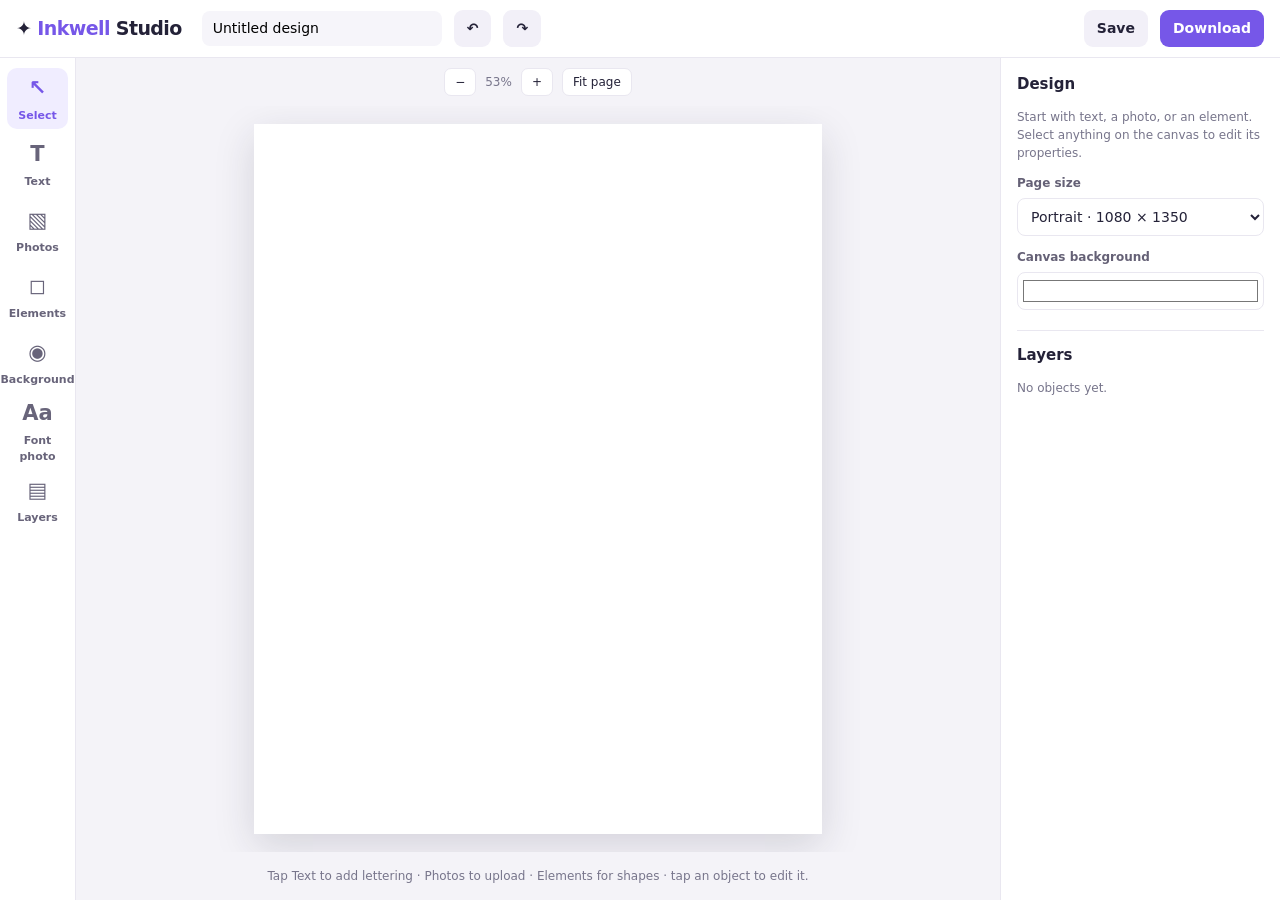
<file: index.html>
<!DOCTYPE html>
<html lang="en">
<head>
<meta charset="utf-8"><meta name="viewport" content="width=device-width,initial-scale=1,viewport-fit=cover">
<title>Inkwell Studio — Design Editor</title>
<style>
:root{--purple:#7657e8;--purple2:#6242d5;--ink:#242238;--muted:#77758b;--line:#e9e7f0;--panel:#fff;--bg:#f4f3f8;--shadow:0 8px 28px #30245b14}*{box-sizing:border-box}body{margin:0;background:var(--bg);color:var(--ink);font:14px/1.4 Inter,system-ui,-apple-system,"Segoe UI",sans-serif}button,input,select,textarea{font:inherit}button{border:0;cursor:pointer}.top{height:58px;background:#fff;border-bottom:1px solid var(--line);display:flex;align-items:center;gap:12px;padding:0 16px;position:sticky;top:0;z-index:10}.brand{font-weight:850;font-size:19px;letter-spacing:-.6px;margin-right:8px}.brand i{font-style:normal;color:var(--purple)}.docname{border:0;background:#f6f5fa;padding:8px 11px;border-radius:8px;width:min(240px,32vw);outline:0}.spacer{flex:1}.top button,.btn{padding:9px 13px;border-radius:9px;background:#f2f0f8;color:var(--ink);font-weight:650}.top .primary,.primary{background:var(--purple);color:white}.layout{display:grid;grid-template-columns:76px minmax(0,1fr) 280px;height:calc(100dvh - 58px)}.rail{background:#fff;border-right:1px solid var(--line);padding:10px 7px;display:flex;flex-direction:column;gap:5px}.tool{min-height:61px;border-radius:10px;background:transparent;color:#68647a;display:flex;flex-direction:column;align-items:center;justify-content:center;gap:5px;font-size:11px;font-weight:650}.tool .ico{font-size:21px}.tool:hover,.tool.active{background:#f0edff;color:var(--purple)}.workspace{min-width:0;display:flex;flex-direction:column;overflow:hidden}.workbar{height:48px;display:flex;align-items:center;justify-content:center;gap:9px;color:var(--muted);font-size:12px}.workbar button{background:#fff;border:1px solid var(--line);border-radius:7px;padding:5px 10px;color:var(--ink)}.stage{flex:1;overflow:auto;display:flex;align-items:center;justify-content:center;padding:22px;min-height:0}.canvasWrap{position:relative;background:white;box-shadow:0 12px 38px #24203826;flex:none;touch-action:none}.canvasWrap canvas{display:block;width:100%;height:100%;touch-action:none}.canvasWrap .selection{position:absolute;border:1.5px solid var(--purple);pointer-events:none;display:none}.canvasWrap .selection:after{content:"";position:absolute;width:10px;height:10px;background:white;border:2px solid var(--purple);border-radius:50%;right:-6px;bottom:-6px}.right{background:#fff;border-left:1px solid var(--line);padding:16px;overflow:auto}.panelTitle{font-weight:800;font-size:15px;margin:0 0 13px}.field{margin:13px 0}.field label{display:block;font-size:12px;font-weight:700;color:#656176;margin-bottom:6px}.field input:not([type=color]),.field select,.field textarea{width:100%;border:1px solid var(--line);border-radius:8px;padding:9px;background:#fff;color:var(--ink);outline-color:var(--purple)}.field textarea{min-height:82px;resize:vertical}.field input[type=color]{width:100%;height:38px;border:1px solid var(--line);background:white;border-radius:8px;padding:3px}.twocol{display:grid;grid-template-columns:1fr 1fr;gap:8px}.actionrow{display:flex;gap:7px;flex-wrap:wrap}.actionrow button{flex:1;background:#f2f0f8;border-radius:8px;padding:9px;font-weight:650}.layers{margin-top:20px;border-top:1px solid var(--line);padding-top:14px}.layer{display:flex;align-items:center;gap:8px;padding:9px;border:1px solid var(--line);border-radius:8px;margin:6px 0;background:#fff}.layer.sel{border-color:var(--purple);background:#f7f5ff}.layer .name{overflow:hidden;text-overflow:ellipsis;white-space:nowrap;flex:1;font-size:12px}.layer button{background:transparent;color:#777;padding:3px}.hint{font-size:12px;color:var(--muted);line-height:1.5}.mobileProps{display:none}.toast{position:fixed;left:50%;bottom:24px;transform:translateX(-50%);background:#27233a;color:#fff;padding:10px 16px;border-radius:99px;z-index:50;box-shadow:var(--shadow);display:none}.file{display:none}.emptyhint{color:#9692a4;text-align:center;max-width:240px}.emptyhint b{display:block;color:#605b72;font-size:15px;margin-bottom:6px}
@media(max-width:850px){.layout{grid-template-columns:64px minmax(0,1fr);height:calc(100dvh - 58px)}.right{display:none}.rail{padding:8px 4px}.tool{min-height:57px}.stage{padding:12px}.docname{width:115px}.mobileProps{display:block;position:fixed;bottom:10px;right:10px;z-index:12;background:var(--purple);color:white;border-radius:50px;padding:12px 16px;box-shadow:var(--shadow)}.right.open{display:block;position:fixed;z-index:20;right:0;top:58px;bottom:0;width:min(88vw,330px);box-shadow:-12px 0 30px #20183b25}.workbar{height:40px}}
@media(max-width:850px){.right.open{top:auto;left:64px;right:0;bottom:0;width:auto;max-height:72dvh;border-left:0;border-top:1px solid var(--line);border-radius:18px 18px 0 0;padding:18px 16px 86px;box-shadow:0 -12px 30px #20183b25}.mobileProps{bottom:14px}.right.open:before{content:' ';display:block;width:42px;height:4px;border-radius:9px;background:#d8d5e2;margin:-7px auto 14px}}
@media(max-width:420px){.top{gap:6px;padding:0 8px}.brand{font-size:17px}.top button{padding:8px}.docname{width:88px}.tool{font-size:10px}.stage{padding:8px}}
/* Touch-first layout: also applies when Android Chrome is using Desktop site. */
@media (pointer:coarse) and (max-height:1200px){
  .top{height:54px;gap:6px;padding:0 8px}.brand{font-size:16px;margin-right:2px}.docname{width:min(112px,24vw);font-size:12px;padding:7px 6px}.top button{padding:8px 9px;font-size:12px}
  .layout{grid-template-columns:58px minmax(0,1fr);height:calc(100dvh - 54px)}
  .rail{padding:7px 4px;gap:3px}.tool{min-height:58px;font-size:10px}.tool .ico{font-size:19px}
  .right{display:none}.right.open{display:block;position:fixed;z-index:30;left:58px;right:0;top:auto;bottom:0;width:auto;max-height:min(68dvh,620px);overflow:auto;border:0;border-top:1px solid var(--line);border-radius:18px 18px 0 0;padding:18px 16px 90px;box-shadow:0 -12px 34px #20183b30;background:#fff}
  .right.open:before{content:"";display:block;width:44px;height:4px;border-radius:9px;background:#d8d5e2;margin:-7px auto 14px}
  .workspace{width:100%;min-width:0}.stage{padding:10px;overflow:auto;justify-content:center}.workbar{height:38px;flex:none}.workbar:last-child{font-size:10px;text-align:center;padding:0 8px}
  .mobileProps{display:block;position:fixed;z-index:25;right:12px;bottom:12px;padding:12px 16px;background:var(--purple);color:#fff;border-radius:30px;box-shadow:var(--shadow)}
  .field{margin:12px 0}.field label{font-size:13px}.field input:not([type=color]),.field select,.field textarea{font-size:16px;padding:11px}.actionrow button{min-height:42px}
}

</style></head>
<body>
<header class="top"><div class="brand">✦ <i>Inkwell</i> Studio</div><input id="docName" class="docname" value="Untitled design" aria-label="Design name"><button id="undo">↶</button><button id="redo">↷</button><div class="spacer"></div><button id="save">Save</button><button id="export" class="primary">Download</button></header>
<div class="layout">
<nav class="rail" aria-label="Design tools">
<button class="tool active" data-tool="select"><span class="ico">↖</span>Select</button>
<button class="tool" data-tool="text"><span class="ico">T</span>Text</button>
<button class="tool" data-tool="image"><span class="ico">▧</span>Photos</button>
<button class="tool" data-tool="shape"><span class="ico">◻</span>Elements</button>
<button class="tool" data-tool="background"><span class="ico">◉</span>Background</button>
<button class="tool" data-tool="fontphoto"><span class="ico">Aa</span>Font photo</button>
<button class="tool" data-tool="layers"><span class="ico">▤</span>Layers</button>
</nav>
<main class="workspace"><div class="workbar"><button id="zoomOut">−</button><span id="zoomLabel">Fit</span><button id="zoomIn">+</button><button id="resetView">Fit page</button></div><div class="stage" id="stage"><div class="canvasWrap" id="canvasWrap"><canvas id="design" width="1080" height="1350"></canvas><div class="selection" id="selection"></div></div></div><div class="workbar"><span>Tap Text to add lettering · Photos to upload · Elements for shapes · tap an object to edit it.</span></div></main>
<aside class="right" id="properties"><div id="propsContent"><h3 class="panelTitle">Design</h3><p class="hint">Start with text, a photo, or an element. Select anything on the canvas to edit its properties.</p><div class="field"><label>Page size</label><select id="pageSize"><option value="portrait">Portrait · 1080 × 1350</option><option value="square">Square · 1080 × 1080</option><option value="story">Story · 1080 × 1920</option><option value="landscape">Landscape · 1600 × 900</option></select></div><div class="field"><label>Canvas background</label><input id="pageBg" type="color" value="#ffffff"></div><div class="layers"><h3 class="panelTitle">Layers</h3><div id="layerList"><p class="hint">No objects yet.</p></div></div></div></aside>
</div>
<button class="mobileProps" id="mobileProps">Edit selected</button>
<input class="file" type="file" id="imageFile" accept="image/*"><input class="file" type="file" id="fontFile" accept="image/*">
<div class="toast" id="toast"></div>
<script>
(()=>{
const $=id=>document.getElementById(id),canvas=$('design'),ctx=canvas.getContext('2d'),wrap=$('canvasWrap'),selection=$('selection'),stage=$('stage');
let objects=[],selected=null,tool='select',zoom=1,bg='#ffffff',history=[],future=[],drag=null,seq=1;
const fonts=['Arial','Georgia','Times New Roman','Verdana','Trebuchet MS','Caveat','Reenie Beanie','Homemade Apple','Courier New'];
function toast(s){const t=$('toast');t.textContent=s;t.style.display='block';clearTimeout(toast.timer);toast.timer=setTimeout(()=>t.style.display='none',2200)}
function snapshot(){history.push(JSON.stringify({objects,bg,w:canvas.width,h:canvas.height}));if(history.length>40)history.shift();future=[]}
function restore(data){const d=JSON.parse(data);objects=d.objects;bg=d.bg;canvas.width=d.w;canvas.height=d.h;selected=null;render();updateLayers();fit()}
function resizePage(w,h){snapshot();canvas.width=w;canvas.height=h;render();fit()}
function fit(){const maxW=Math.max(180,stage.clientWidth-36),maxH=Math.max(180,stage.clientHeight-36);zoom=Math.min(maxW/canvas.width,maxH/canvas.height,1);wrap.style.width=(canvas.width*zoom)+'px';wrap.style.height=(canvas.height*zoom)+'px';$('zoomLabel').textContent=Math.round(zoom*100)+'%';updateSelection()}
function render(){ctx.clearRect(0,0,canvas.width,canvas.height);ctx.fillStyle=bg;ctx.fillRect(0,0,canvas.width,canvas.height);for(const o of objects){ctx.save();ctx.globalAlpha=o.opacity??1;if(o.type==='text'){ctx.translate(o.x+o.w/2,o.y+o.h/2);ctx.rotate((o.rotation||0)*Math.PI/180);ctx.fillStyle=o.color;ctx.textAlign=o.align||'left';ctx.textBaseline='middle';ctx.font=`${o.weight||400} ${o.size}px "${o.font}"`;const lines=(o.text||'').split('\n');const lineH=o.size*1.25;lines.forEach((line,i)=>{const x=o.align==='center'?0:o.align==='right'?o.w/2:-o.w/2,y=(i-(lines.length-1)/2)*lineH;if(o.strokeWidth){ctx.lineWidth=o.strokeWidth;ctx.strokeStyle=o.stroke||'#ffffff';ctx.lineJoin='round';ctx.strokeText(line,x,y)}ctx.fillText(line,x,y)});}
else if(o.type==='rect'||o.type==='circle'){ctx.translate(o.x+o.w/2,o.y+o.h/2);ctx.rotate((o.rotation||0)*Math.PI/180);ctx.fillStyle=o.fill||'#7657e8';ctx.strokeStyle=o.stroke||'transparent';ctx.lineWidth=o.strokeWidth||0;if(o.type==='rect'){ctx.beginPath();ctx.roundRect(-o.w/2,-o.h/2,o.w,o.h,o.radius||0);ctx.fill();if(o.strokeWidth)ctx.stroke()}else{ctx.beginPath();ctx.ellipse(0,0,o.w/2,o.h/2,0,0,Math.PI*2);ctx.fill();if(o.strokeWidth)ctx.stroke()}}
else if(o.type==='image'&&o.src){if(!o.img){o.img=new Image();o.img.onload=render;o.img.src=o.src}if(o.img.complete)ctx.drawImage(o.img,o.x,o.y,o.w,o.h)}ctx.restore()}
updateSelection()}
function bounds(o){return{x:o.x,y:o.y,w:o.w,h:o.h}}
function updateSelection(){if(!selected){selection.style.display='none';return}const o=objects.find(x=>x.id===selected);if(!o){selection.style.display='none';return}selection.style.display='block';selection.style.left=(o.x*zoom)+'px';selection.style.top=(o.y*zoom)+'px';selection.style.width=(o.w*zoom)+'px';selection.style.height=(o.h*zoom)+'px'}
function updateLayers(){const list=$('layerList');list.innerHTML='';if(!objects.length){list.innerHTML='<p class="hint">No objects yet.</p>';return}objects.slice().reverse().forEach(o=>{const row=document.createElement('div');row.className='layer'+(o.id===selected?' sel':'');const icon=o.type==='text'?'T':o.type==='image'?'▧':o.type==='circle'?'●':'◻';const name=o.type==='text'?(o.text||'Text').slice(0,24):o.type==='image'?'Photo':o.type==='circle'?'Circle':'Shape';row.innerHTML=`<span>${icon}</span><span class="name"></span><button title="Move up">↑</button><button title="Move down">↓</button><button title="Delete">×</button>`;row.querySelector('.name').textContent=name;row.onclick=e=>{if(e.target.tagName==='BUTTON')return;select(o.id);};const bs=row.querySelectorAll('button');bs[0].onclick=()=>moveLayer(o.id,1);bs[1].onclick=()=>moveLayer(o.id,-1);bs[2].onclick=()=>deleteObj(o.id);list.append(row)})}
function select(id){selected=id;const o=objects.find(x=>x.id===id);render();updateLayers();showProps(o);if(window.matchMedia('(max-width: 850px), (pointer:coarse) and (max-height:1200px)').matches){$('properties').classList.add('open');$('mobileProps').textContent='Close tools'}}
function newObj(o){snapshot();o.id='o'+seq++;objects.push(o);select(o.id)}
function addText(text='Your text here'){newObj({type:'text',text,x:130,y:160,w:820,h:150,size:76,font:'Arial',color:'#242238',weight:700,align:'center',rotation:0})}
function showProps(o){const p=$('propsContent');if(!o){p.innerHTML='<h3 class="panelTitle">Design</h3><p class="hint">Select an object to edit it, or use the left toolbar to add something.</p><div class="field"><label>Canvas background</label><input id="pageBg2" type="color" value="'+bg+'"></div><div class="layers"><h3 class="panelTitle">Layers</h3><div id="layerList"></div></div>';const x=$('pageBg2');x.oninput=()=>{bg=x.value;render()};return}
let html=`<div class="actionrow"><button id="duplicate">Duplicate</button><button id="delete">Delete</button></div><h3 class="panelTitle" style="margin-top:18px">${o.type==='text'?'Text settings':o.type==='image'?'Photo settings':'Element settings'}</h3>`;
if(o.type==='text')html+=`<div class="field"><label>Text</label><textarea id="objText"></textarea></div><div class="field"><label>Font family</label><select id="objFont">${fonts.map(f=>`<option>${f}</option>`).join('')}</select></div><div class="twocol"><div class="field"><label>Font size</label><input id="objSize" type="number" min="8" max="300" value="${o.size}"></div><div class="field"><label>Weight</label><select id="objWeight"><option value="400">Regular</option><option value="700">Bold</option><option value="800">Extra bold</option></select></div></div><div class="field"><label>Text colour</label><input id="objColor" type="color" value="${o.color}"></div><div class="field"><label>Outline colour</label><input id="objStroke" type="color" value="${o.stroke||'#ffffff'}"></div><div class="field"><label>Outline thickness</label><input id="objStrokeWidth" type="range" min="0" max="12" value="${o.strokeWidth||0}"></div><div class="field"><label>Alignment</label><select id="objAlign"><option value="left">Left</option><option value="center">Center</option><option value="right">Right</option></select></div>`;
else html+=`<div class="field"><label>Fill colour</label><input id="objFill" type="color" value="${o.fill||'#7657e8'}"></div>`;
html+=`<div class="twocol"><div class="field"><label>Width</label><input id="objW" type="number" min="10" value="${Math.round(o.w)}"></div><div class="field"><label>Height</label><input id="objH" type="number" min="10" value="${Math.round(o.h)}"></div></div><div class="twocol"><div class="field"><label>X position</label><input id="objX" type="number" value="${Math.round(o.x)}"></div><div class="field"><label>Y position</label><input id="objY" type="number" value="${Math.round(o.y)}"></div></div><div class="field"><label>Rotation</label><input id="objRot" type="range" min="-180" max="180" value="${o.rotation||0}"></div><div class="field"><label>Transparency</label><input id="objOpacity" type="range" min="0.1" max="1" step="0.05" value="${o.opacity??1}"></div><div class="actionrow"><button id="front">Bring forward</button><button id="back">Send backward</button></div><div class="layers"><h3 class="panelTitle">Layers</h3><div id="layerList"></div></div>`;p.innerHTML=html;
const bind=(id,key,parse=v=>v)=>{const el=$(id);if(el)el.oninput=()=>{o[key]=parse(el.value);render();updateLayers()}};
if(o.type==='text'){const t=$('objText');t.value=o.text;t.oninput=()=>{o.text=t.value;render();updateLayers()};const f=$('objFont');f.value=o.font;f.onchange=()=>{o.font=f.value;render()};bind('objSize','size',Number);bind('objWeight','weight',Number);bind('objColor','color');bind('objStroke','stroke');bind('objStrokeWidth','strokeWidth',Number);bind('objAlign','align')}
else bind('objFill','fill');bind('objW','w',Number);bind('objH','h',Number);bind('objX','x',Number);bind('objY','y',Number);bind('objRot','rotation',Number);bind('objOpacity','opacity',Number);
$('duplicate').onclick=()=>{const c={...o,id:undefined,x:o.x+28,y:o.y+28,img:undefined};newObj(c)};$('delete').onclick=()=>deleteObj(o.id);$('front').onclick=()=>moveLayer(o.id,1);$('back').onclick=()=>moveLayer(o.id,-1);updateLayers()}
function deleteObj(id){snapshot();objects=objects.filter(o=>o.id!==id);selected=null;render();updateLayers();showProps(null)}function moveLayer(id,d){snapshot();const i=objects.findIndex(o=>o.id===id),j=Math.max(0,Math.min(objects.length-1,i+d));if(i<0||i===j)return;const [o]=objects.splice(i,1);objects.splice(j,0,o);render();updateLayers()}
function pointer(e){const r=wrap.getBoundingClientRect();return{x:(e.clientX-r.left)/zoom,y:(e.clientY-r.top)/zoom}}
function hit(p){for(let i=objects.length-1;i>=0;i--){const o=objects[i];if(p.x>=o.x&&p.x<=o.x+o.w&&p.y>=o.y&&p.y<=o.y+o.h)return o}return null}
wrap.addEventListener('pointerdown',e=>{const p=pointer(e);if(tool==='select'){const o=hit(p);if(o){select(o.id);const nearCorner=p.x>o.x+o.w-24&&p.y>o.y+o.h-24;snapshot();drag={id:o.id,start:p,ox:o.x,oy:o.y,ow:o.w,oh:o.h,resize:nearCorner};wrap.setPointerCapture(e.pointerId)}else{selected=null;render();updateLayers();showProps(null)}}});wrap.addEventListener('pointermove',e=>{if(!drag)return;const p=pointer(e),o=objects.find(x=>x.id===drag.id);if(!o)return;if(drag.resize){o.w=Math.max(20,drag.ow+p.x-drag.start.x);o.h=Math.max(20,drag.oh+p.y-drag.start.y)}else{o.x=drag.ox+p.x-drag.start.x;o.y=drag.oy+p.y-drag.start.y}render()});['pointerup','pointercancel'].forEach(n=>wrap.addEventListener(n,()=>{if(drag){drag=null;showProps(objects.find(x=>x.id===selected))}}));
function setTool(t){tool=t;document.querySelectorAll('.tool').forEach(b=>b.classList.toggle('active',b.dataset.tool===t));if(t==='text'){addText();tool='select';document.querySelector('[data-tool="select"]').classList.add('active')}if(t==='image')$('imageFile').click();if(t==='shape'){const type=confirm('Add a circle? Choose Cancel for a rectangle.')?'circle':'rect';newObj({type,x:300,y:350,w:360,h:260,fill:'#8c72ed',rotation:0})}if(t==='background'){const c=prompt('Enter a background colour (for example #fff4e6):',bg);if(c&&/^#[0-9a-f]{6}$/i.test(c)){snapshot();bg=c;render()}}if(t==='fontphoto'){$('fontFile').click()}if(t==='layers'){$('properties').classList.add('open');$('layerList')?.scrollIntoView({behavior:'smooth',block:'center'})}}
document.querySelectorAll('.tool').forEach(b=>b.onclick=()=>setTool(b.dataset.tool));
$('imageFile').onchange=async e=>{const f=e.target.files[0];e.target.value='';if(!f)return;const src=await new Promise((res,rej)=>{const r=new FileReader();r.onload=()=>res(r.result);r.onerror=rej;r.readAsDataURL(f)});const im=new Image();im.onload=()=>{const scale=Math.min(700/im.width,600/im.height,1);newObj({type:'image',src,x:190,y:230,w:im.width*scale,h:im.height*scale,rotation:0,opacity:1,img:im});toast('Photo added. Drag to position and resize from the corner.')};im.src=src};
$('fontFile').onchange=e=>{const f=e.target.files[0];e.target.value='';if(f){toast('Sample added to the page. Select it to resize or position it; automatic font extraction is not enabled yet.');const r=new FileReader();r.onload=()=>newObj({type:'image',src:r.result,x:180,y:260,w:720,h:480,rotation:0});r.readAsDataURL(f)}};
$('pageBg').oninput=e=>{bg=e.target.value;render()};$('pageSize').onchange=e=>{const dims={portrait:[1080,1350],square:[1080,1080],story:[1080,1920],landscape:[1600,900]}[e.target.value];resizePage(...dims)};
$('zoomIn').onclick=()=>{zoom=Math.min(2,zoom*1.15);wrap.style.width=canvas.width*zoom+'px';wrap.style.height=canvas.height*zoom+'px';$('zoomLabel').textContent=Math.round(zoom*100)+'%'};$('zoomOut').onclick=()=>{zoom=Math.max(.15,zoom/1.15);wrap.style.width=canvas.width*zoom+'px';wrap.style.height=canvas.height*zoom+'px';$('zoomLabel').textContent=Math.round(zoom*100)+'%'};$('resetView').onclick=fit;addEventListener('resize',fit);
$('undo').onclick=()=>{if(!history.length)return;future.push(JSON.stringify({objects,bg,w:canvas.width,h:canvas.height}));restore(history.pop())};$('redo').onclick=()=>{if(!future.length)return;history.push(JSON.stringify({objects,bg,w:canvas.width,h:canvas.height}));restore(future.pop())};
$('save').onclick=()=>{try{localStorage.setItem('inkwell-studio-project',JSON.stringify({objects:objects.map(({img,...o})=>o),bg,w:canvas.width,h:canvas.height,name:$('docName').value}));toast('Design saved on this device.')}catch(e){toast('Could not save. Try using fewer or smaller photos.')}};
$('export').onclick=()=>{render();const a=document.createElement('a');a.download=($('docName').value.trim()||'inkwell-design').replace(/[^a-z0-9-_]+/gi,'-')+'.png';a.href=canvas.toDataURL('image/png');a.click();toast('PNG download started.')};$('mobileProps').onclick=()=>{const panel=$('properties');panel.classList.toggle('open');$('mobileProps').textContent=panel.classList.contains('open')?'Close tools':'Edit selected'};
// Load last locally saved design if available.
try{const d=JSON.parse(localStorage.getItem('inkwell-studio-project')||'null');if(d){objects=d.objects||[];bg=d.bg||'#ffffff';canvas.width=d.w||1080;canvas.height=d.h||1350;$('docName').value=d.name||'Untitled design';}}catch(e){}
render();updateLayers();fit();
})();
</script></body></html>
</file>
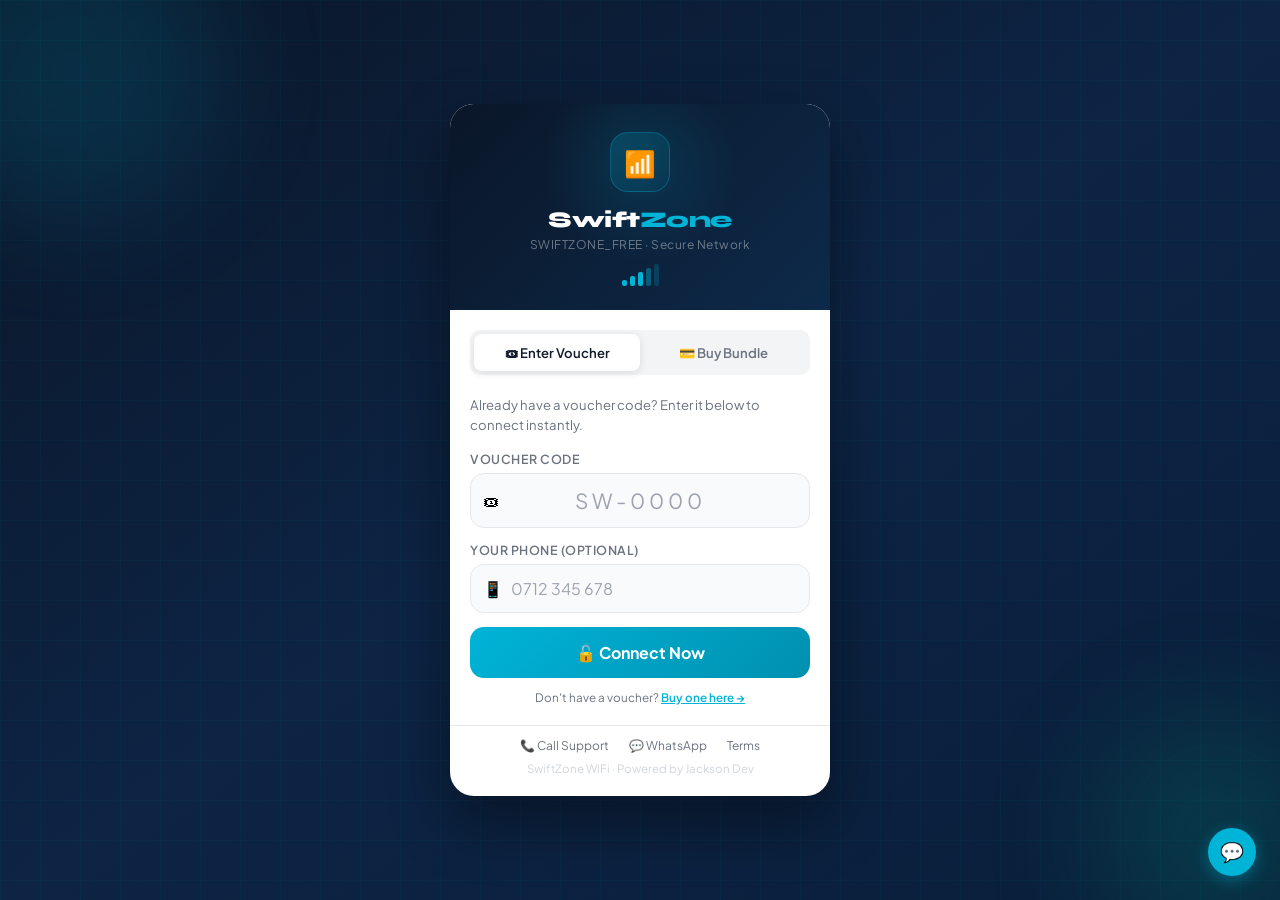
<file: hotspot-login-portal.html>
<!DOCTYPE html>
<html lang="en">
<head>
<meta charset="UTF-8">
<meta name="viewport" content="width=device-width, initial-scale=1.0, maximum-scale=1.0">
<title>SwiftZone WiFi — Connect</title>
<link href="https://fonts.googleapis.com/css2?family=Syne:wght@700;800&family=Plus+Jakarta+Sans:wght@300;400;500;600&display=swap" rel="stylesheet">
<style>
  :root {
    --bg-from: #0a1628;
    --bg-to: #0d2444;
    --card: #ffffff;
    --accent: #00b4d8;
    --accent-dark: #0090b0;
    --accent2: #00c896;
    --danger: #ff4757;
    --text: #111827;
    --muted: #6b7280;
    --border: #e5e7eb;
    --input-bg: #f9fafb;
    --radius: 14px;
  }

  * { margin: 0; padding: 0; box-sizing: border-box; -webkit-tap-highlight-color: transparent; }

  html, body {
    height: 100%;
    font-family: 'Plus Jakarta Sans', sans-serif;
  }

  body {
    background: linear-gradient(145deg, var(--bg-from) 0%, var(--bg-to) 50%, #091e3a 100%);
    min-height: 100vh;
    display: flex;
    flex-direction: column;
    align-items: center;
    justify-content: center;
    padding: 20px 16px;
    position: relative;
    overflow: hidden;
  }

  /* Animated background bubbles */
  .bg-orb {
    position: fixed;
    border-radius: 50%;
    pointer-events: none;
    filter: blur(60px);
    opacity: 0.15;
  }

  .bg-orb-1 {
    width: 300px; height: 300px;
    background: var(--accent);
    top: -80px; left: -80px;
    animation: float 8s ease-in-out infinite;
  }

  .bg-orb-2 {
    width: 250px; height: 250px;
    background: var(--accent2);
    bottom: -60px; right: -60px;
    animation: float 10s ease-in-out infinite reverse;
  }

  @keyframes float {
    0%, 100% { transform: translateY(0px) scale(1); }
    50% { transform: translateY(-20px) scale(1.05); }
  }

  /* Grid pattern overlay */
  body::after {
    content: '';
    position: fixed;
    inset: 0;
    background-image:
      linear-gradient(rgba(0,180,216,0.04) 1px, transparent 1px),
      linear-gradient(90deg, rgba(0,180,216,0.04) 1px, transparent 1px);
    background-size: 40px 40px;
    pointer-events: none;
  }

  /* ── CARD ── */
  .card {
    background: var(--card);
    border-radius: 24px;
    width: 100%;
    max-width: 380px;
    box-shadow:
      0 25px 60px rgba(0,0,0,0.4),
      0 1px 0 rgba(255,255,255,0.1) inset;
    overflow: hidden;
    position: relative;
    z-index: 10;
    animation: slideUp 0.5s cubic-bezier(0.34, 1.56, 0.64, 1) both;
  }

  @keyframes slideUp {
    from { opacity: 0; transform: translateY(30px) scale(0.97); }
    to { opacity: 1; transform: translateY(0) scale(1); }
  }

  /* ── HEADER ── */
  .card-header {
    background: linear-gradient(135deg, #0a1628, #0d2a4a);
    padding: 28px 24px 24px;
    text-align: center;
    position: relative;
    overflow: hidden;
  }

  .card-header::before {
    content: '';
    position: absolute;
    top: -40px; left: 50%;
    transform: translateX(-50%);
    width: 200px; height: 200px;
    border-radius: 50%;
    background: radial-gradient(circle, rgba(0,180,216,0.15), transparent 70%);
  }

  .wifi-icon-wrap {
    width: 60px; height: 60px;
    border-radius: 18px;
    background: linear-gradient(135deg, rgba(0,180,216,0.2), rgba(0,180,216,0.05));
    border: 1px solid rgba(0,180,216,0.3);
    display: flex;
    align-items: center;
    justify-content: center;
    margin: 0 auto 14px;
    font-size: 1.6rem;
    position: relative;
    z-index: 1;
  }

  .brand-name {
    font-family: 'Syne', sans-serif;
    font-size: 1.4rem;
    font-weight: 800;
    color: #fff;
    letter-spacing: -0.5px;
    position: relative;
    z-index: 1;
  }

  .brand-name span { color: var(--accent); }

  .network-name {
    font-size: 0.75rem;
    color: rgba(255,255,255,0.4);
    margin-top: 4px;
    position: relative;
    z-index: 1;
    letter-spacing: 0.5px;
  }

  /* Signal strength indicator */
  .signal-bar {
    display: flex;
    align-items: flex-end;
    gap: 3px;
    justify-content: center;
    margin-top: 12px;
    position: relative;
    z-index: 1;
  }

  .signal-bar div {
    width: 5px;
    background: var(--accent);
    border-radius: 2px;
    opacity: 0.3;
  }

  .signal-bar div:nth-child(1) { height: 6px; opacity: 1; }
  .signal-bar div:nth-child(2) { height: 10px; opacity: 1; }
  .signal-bar div:nth-child(3) { height: 14px; opacity: 1; }
  .signal-bar div:nth-child(4) { height: 18px; opacity: 0.4; }
  .signal-bar div:nth-child(5) { height: 22px; opacity: 0.2; }

  /* ── TABS ── */
  .tabs {
    display: flex;
    background: #f3f4f6;
    margin: 20px 20px 0;
    border-radius: 10px;
    padding: 4px;
  }

  .tab {
    flex: 1;
    padding: 10px 8px;
    border: none;
    background: transparent;
    border-radius: 8px;
    font-family: 'Plus Jakarta Sans', sans-serif;
    font-size: 0.82rem;
    font-weight: 600;
    color: var(--muted);
    cursor: pointer;
    transition: all 0.2s;
  }

  .tab.active {
    background: #fff;
    color: var(--text);
    box-shadow: 0 2px 8px rgba(0,0,0,0.1);
  }

  /* ── PANELS ── */
  .panels { padding: 20px; }

  .panel { display: none; }
  .panel.active {
    display: block;
    animation: fadeIn 0.3s ease;
  }

  @keyframes fadeIn {
    from { opacity: 0; transform: translateY(6px); }
    to { opacity: 1; transform: translateY(0); }
  }

  /* ── FORM ELEMENTS ── */
  .field-label {
    font-size: 0.78rem;
    font-weight: 600;
    color: var(--muted);
    letter-spacing: 0.5px;
    text-transform: uppercase;
    margin-bottom: 6px;
  }

  .input-wrap {
    position: relative;
    margin-bottom: 14px;
  }

  .input-wrap .icon {
    position: absolute;
    left: 13px;
    top: 50%;
    transform: translateY(-50%);
    font-size: 1rem;
    pointer-events: none;
  }

  input[type="text"],
  input[type="tel"] {
    width: 100%;
    background: var(--input-bg);
    border: 1.5px solid var(--border);
    border-radius: var(--radius);
    padding: 13px 13px 13px 40px;
    font-family: 'Plus Jakarta Sans', sans-serif;
    font-size: 1rem;
    font-weight: 500;
    color: var(--text);
    outline: none;
    transition: border-color 0.2s, box-shadow 0.2s;
    -webkit-appearance: none;
  }

  input[type="text"]:focus,
  input[type="tel"]:focus {
    border-color: var(--accent);
    box-shadow: 0 0 0 3px rgba(0,180,216,0.12);
    background: #fff;
  }

  input::placeholder { color: #9ca3af; font-weight: 400; }

  /* Voucher code input — big and clear */
  .voucher-input {
    text-transform: uppercase;
    letter-spacing: 4px;
    font-size: 1.3rem !important;
    font-weight: 700 !important;
    text-align: center;
    padding-left: 13px !important;
  }

  /* ── CONNECT BUTTON ── */
  .btn-connect {
    width: 100%;
    padding: 15px;
    background: linear-gradient(135deg, var(--accent), var(--accent-dark));
    color: #fff;
    border: none;
    border-radius: var(--radius);
    font-family: 'Plus Jakarta Sans', sans-serif;
    font-weight: 700;
    font-size: 1rem;
    cursor: pointer;
    transition: transform 0.2s, box-shadow 0.2s, opacity 0.2s;
    display: flex;
    align-items: center;
    justify-content: center;
    gap: 8px;
    margin-top: 4px;
  }

  .btn-connect:hover {
    transform: translateY(-1px);
    box-shadow: 0 6px 20px rgba(0,180,216,0.35);
  }

  .btn-connect:active { transform: scale(0.98); }

  .btn-connect.loading {
    opacity: 0.8;
    pointer-events: none;
  }

  .spinner {
    width: 18px; height: 18px;
    border: 2px solid rgba(255,255,255,0.3);
    border-top-color: #fff;
    border-radius: 50%;
    animation: spin 0.7s linear infinite;
    display: none;
  }

  .btn-connect.loading .spinner { display: block; }
  .btn-connect.loading .btn-text { display: none; }

  @keyframes spin {
    to { transform: rotate(360deg); }
  }

  /* ── BUY PANEL ── */
  .bundle-grid {
    display: grid;
    grid-template-columns: 1fr 1fr;
    gap: 10px;
    margin-bottom: 16px;
  }

  .bundle-option {
    border: 1.5px solid var(--border);
    border-radius: var(--radius);
    padding: 12px 10px;
    cursor: pointer;
    transition: all 0.2s;
    text-align: center;
    position: relative;
    background: var(--input-bg);
  }

  .bundle-option:hover {
    border-color: var(--accent);
    background: rgba(0,180,216,0.04);
  }

  .bundle-option.selected {
    border-color: var(--accent);
    background: rgba(0,180,216,0.06);
    box-shadow: 0 0 0 3px rgba(0,180,216,0.1);
  }

  .bundle-option.selected::after {
    content: '✓';
    position: absolute;
    top: 6px; right: 8px;
    font-size: 0.65rem;
    color: var(--accent);
    font-weight: 700;
  }

  .bundle-popular {
    position: absolute;
    top: -8px; left: 50%;
    transform: translateX(-50%);
    background: var(--accent);
    color: #fff;
    font-size: 0.58rem;
    font-weight: 700;
    padding: 2px 8px;
    border-radius: 20px;
    letter-spacing: 0.5px;
    white-space: nowrap;
  }

  .bundle-duration {
    font-size: 0.7rem;
    color: var(--muted);
    font-weight: 500;
    margin-bottom: 3px;
  }

  .bundle-price {
    font-family: 'Syne', sans-serif;
    font-size: 1.2rem;
    font-weight: 800;
    color: var(--text);
  }

  .bundle-price span {
    font-size: 0.7rem;
    font-weight: 500;
    color: var(--muted);
    font-family: 'Plus Jakarta Sans', sans-serif;
  }

  .bundle-speed {
    font-size: 0.68rem;
    color: var(--accent);
    font-weight: 600;
    margin-top: 2px;
  }

  /* ── MPESA NOTE ── */
  .mpesa-note {
    display: flex;
    align-items: center;
    gap: 8px;
    background: #f0fdf4;
    border: 1px solid #bbf7d0;
    border-radius: 10px;
    padding: 10px 12px;
    margin-bottom: 14px;
    font-size: 0.78rem;
    color: #166534;
  }

  /* ── STATUS MESSAGES ── */
  .status-msg {
    border-radius: 10px;
    padding: 10px 14px;
    font-size: 0.82rem;
    font-weight: 500;
    margin-bottom: 12px;
    display: none;
    align-items: center;
    gap: 8px;
  }

  .status-msg.error {
    background: #fff1f2;
    border: 1px solid #fecdd3;
    color: var(--danger);
    display: flex;
  }

  .status-msg.success {
    background: #f0fdf4;
    border: 1px solid #bbf7d0;
    color: #166534;
    display: flex;
  }

  /* ── CONNECTED STATE ── */
  .connected-state {
    text-align: center;
    padding: 12px 0 8px;
    display: none;
  }

  .connected-state .check-circle {
    width: 70px; height: 70px;
    border-radius: 50%;
    background: linear-gradient(135deg, var(--accent2), #00a076);
    display: flex;
    align-items: center;
    justify-content: center;
    margin: 0 auto 16px;
    font-size: 2rem;
    animation: popIn 0.4s cubic-bezier(0.34, 1.56, 0.64, 1) both;
  }

  @keyframes popIn {
    from { transform: scale(0); opacity: 0; }
    to { transform: scale(1); opacity: 1; }
  }

  .connected-state h3 {
    font-family: 'Syne', sans-serif;
    font-size: 1.3rem;
    font-weight: 800;
    color: var(--text);
    margin-bottom: 6px;
  }

  .connected-state p {
    font-size: 0.85rem;
    color: var(--muted);
    line-height: 1.6;
    margin-bottom: 20px;
  }

  .session-info {
    background: #f9fafb;
    border-radius: 12px;
    padding: 14px;
    display: grid;
    grid-template-columns: 1fr 1fr;
    gap: 10px;
    margin-bottom: 16px;
    text-align: center;
  }

  .session-info .info-item .val {
    font-family: 'Syne', sans-serif;
    font-weight: 800;
    font-size: 1rem;
    color: var(--text);
  }

  .session-info .info-item .lbl {
    font-size: 0.7rem;
    color: var(--muted);
    margin-top: 2px;
  }

  .btn-browse {
    width: 100%;
    padding: 14px;
    background: linear-gradient(135deg, var(--accent2), #00a076);
    color: #fff;
    border: none;
    border-radius: var(--radius);
    font-family: 'Plus Jakarta Sans', sans-serif;
    font-weight: 700;
    font-size: 1rem;
    cursor: pointer;
    transition: transform 0.2s, box-shadow 0.2s;
  }

  .btn-browse:hover {
    transform: translateY(-1px);
    box-shadow: 0 6px 20px rgba(0,200,150,0.3);
  }

  /* ── FOOTER ── */
  .card-footer {
    padding: 12px 20px 20px;
    text-align: center;
    border-top: 1px solid var(--border);
  }

  .footer-links {
    display: flex;
    justify-content: center;
    gap: 20px;
    margin-bottom: 8px;
  }

  .footer-links a {
    font-size: 0.75rem;
    color: var(--muted);
    text-decoration: none;
    transition: color 0.2s;
  }

  .footer-links a:hover { color: var(--accent); }

  .footer-brand {
    font-size: 0.72rem;
    color: #d1d5db;
  }

  /* ── HELP BUBBLE ── */
  .help-btn {
    position: fixed;
    bottom: 24px;
    right: 24px;
    width: 48px; height: 48px;
    border-radius: 50%;
    background: var(--accent);
    color: #fff;
    border: none;
    font-size: 1.2rem;
    cursor: pointer;
    box-shadow: 0 4px 16px rgba(0,180,216,0.4);
    z-index: 100;
    transition: transform 0.2s;
    display: flex;
    align-items: center;
    justify-content: center;
  }

  .help-btn:hover { transform: scale(1.1); }

  /* ── MOBILE FINE-TUNING ── */
  @media (max-width: 360px) {
    .bundle-grid { grid-template-columns: 1fr 1fr; gap: 8px; }
    .bundle-price { font-size: 1rem; }
    .card-header { padding: 22px 20px 18px; }
  }
</style>
</head>
<body>

<div class="bg-orb bg-orb-1"></div>
<div class="bg-orb bg-orb-2"></div>

<div class="card">

  <!-- HEADER -->
  <div class="card-header">
    <div class="wifi-icon-wrap">📶</div>
    <div class="brand-name">Swift<span>Zone</span></div>
    <div class="network-name">SWIFTZONE_FREE · Secure Network</div>
    <div class="signal-bar">
      <div></div><div></div><div></div><div></div><div></div>
    </div>
  </div>

  <!-- TABS -->
  <div class="tabs">
    <button class="tab active" onclick="switchTab('voucher', this)">🎟 Enter Voucher</button>
    <button class="tab" onclick="switchTab('buy', this)">💳 Buy Bundle</button>
  </div>

  <!-- PANELS -->
  <div class="panels">

    <!-- VOUCHER PANEL -->
    <div class="panel active" id="panel-voucher">

      <div id="voucherForm">
        <p style="font-size:0.82rem;color:var(--muted);margin-bottom:16px;line-height:1.5;">
          Already have a voucher code? Enter it below to connect instantly.
        </p>

        <div id="voucherStatus" class="status-msg"></div>

        <div class="field-label">Voucher Code</div>
        <div class="input-wrap">
          <span class="icon">🎟</span>
          <input
            type="text"
            class="voucher-input"
            id="voucherCode"
            placeholder="SW-0000"
            maxlength="10"
            autocomplete="off"
            oninput="formatVoucher(this)"
          >
        </div>

        <div class="field-label">Your Phone (optional)</div>
        <div class="input-wrap">
          <span class="icon">📱</span>
          <input type="tel" id="voucherPhone" placeholder="0712 345 678" maxlength="13">
        </div>

        <button class="btn-connect" id="voucherBtn" onclick="connectVoucher()">
          <div class="spinner"></div>
          <span class="btn-text">🔓 Connect Now</span>
        </button>

        <p style="font-size:0.73rem;color:var(--muted);text-align:center;margin-top:12px;">
          Don't have a voucher? <a href="#" onclick="switchTabByName('buy')" style="color:var(--accent);font-weight:600;">Buy one here →</a>
        </p>
      </div>

      <!-- Connected state -->
      <div class="connected-state" id="voucherConnected">
        <div class="check-circle">✅</div>
        <h3>You're Connected!</h3>
        <p>Your session is active. Enjoy fast, reliable internet.</p>
        <div class="session-info">
          <div class="info-item">
            <div class="val" id="sessionTime">—</div>
            <div class="lbl">Time Left</div>
          </div>
          <div class="info-item">
            <div class="val">10 Mbps</div>
            <div class="lbl">Speed</div>
          </div>
          <div class="info-item">
            <div class="val">Active</div>
            <div class="lbl">Status</div>
          </div>
          <div class="info-item">
            <div class="val" id="sessionPlan">—</div>
            <div class="lbl">Plan</div>
          </div>
        </div>
        <button class="btn-browse" onclick="window.location.href='https://www.google.com'">
          🌐 Start Browsing
        </button>
      </div>

    </div>

    <!-- BUY PANEL -->
    <div class="panel" id="panel-buy">

      <div id="buyForm">
        <p style="font-size:0.82rem;color:var(--muted);margin-bottom:14px;line-height:1.5;">
          Choose your bundle and pay with M-Pesa. You'll get a voucher code instantly.
        </p>

        <!-- Bundle options -->
        <div class="bundle-grid">
          <div class="bundle-option" onclick="selectBundle(this, '1hr', 10, '1 Hour')" id="b1">
            <div class="bundle-duration">⏱ 1 Hour</div>
            <div class="bundle-price">Ksh <span></span>10</div>
            <div class="bundle-speed">5 Mbps</div>
          </div>
          <div class="bundle-option selected" onclick="selectBundle(this, 'daily', 50, 'Daily')" id="b2">
            <div class="bundle-popular">POPULAR</div>
            <div class="bundle-duration">📅 24 Hours</div>
            <div class="bundle-price">Ksh <span></span>50</div>
            <div class="bundle-speed">10 Mbps</div>
          </div>
          <div class="bundle-option" onclick="selectBundle(this, 'weekly', 250, 'Weekly')" id="b3">
            <div class="bundle-duration">📆 7 Days</div>
            <div class="bundle-price">Ksh <span></span>250</div>
            <div class="bundle-speed">15 Mbps</div>
          </div>
          <div class="bundle-option" onclick="selectBundle(this, 'monthly', 800, 'Monthly')" id="b4">
            <div class="bundle-duration">🗓 30 Days</div>
            <div class="bundle-price">Ksh <span></span>800</div>
            <div class="bundle-speed">20 Mbps</div>
          </div>
        </div>

        <div class="mpesa-note">
          <span>📲</span>
          <span>You'll receive an M-Pesa STK push on your phone</span>
        </div>

        <div id="buyStatus" class="status-msg"></div>

        <div class="field-label">M-Pesa Phone Number</div>
        <div class="input-wrap">
          <span class="icon">📱</span>
          <input type="tel" id="buyPhone" placeholder="0712 345 678" maxlength="13">
        </div>

        <button class="btn-connect" id="buyBtn" onclick="buyBundle()">
          <div class="spinner"></div>
          <span class="btn-text">💳 Pay with M-Pesa</span>
        </button>
      </div>

      <!-- Buy success state -->
      <div class="connected-state" id="buySuccess">
        <div class="check-circle">📲</div>
        <h3>Check Your Phone!</h3>
        <p>An M-Pesa prompt has been sent to your phone. Enter your PIN to complete payment. Your voucher will appear here automatically.</p>

        <div style="background:#f9fafb;border-radius:12px;padding:16px;margin-bottom:16px;">
          <div style="font-size:0.75rem;color:var(--muted);margin-bottom:6px;">YOUR VOUCHER CODE</div>
          <div id="generatedVoucher" style="font-family:'Syne',sans-serif;font-size:2rem;font-weight:800;color:var(--accent);letter-spacing:6px;">—</div>
          <div style="font-size:0.72rem;color:var(--muted);margin-top:4px;">Screenshot this code!</div>
        </div>

        <button class="btn-browse" onclick="useVoucher()">
          🔓 Use This Code Now
        </button>
      </div>

    </div>
  </div>

  <!-- FOOTER -->
  <div class="card-footer">
    <div class="footer-links">
      <a href="tel:+254700000000">📞 Call Support</a>
      <a href="https://wa.me/254700000000">💬 WhatsApp</a>
      <a href="#" onclick="alert('Terms: Pay only for what you use. No refunds on active sessions.')">Terms</a>
    </div>
    <div class="footer-brand">SwiftZone WiFi · Powered by Jackson Dev</div>
  </div>

</div>

<!-- HELP BUTTON -->
<button class="help-btn" onclick="window.open('https://wa.me/254700000000','_blank')" title="WhatsApp Support">
  💬
</button>

<script>
  // ── Tab switching
  function switchTab(name, el) {
    document.querySelectorAll('.tab').forEach(t => t.classList.remove('active'));
    document.querySelectorAll('.panel').forEach(p => p.classList.remove('active'));
    el.classList.add('active');
    document.getElementById('panel-' + name).classList.add('active');
  }

  function switchTabByName(name) {
    const tabs = document.querySelectorAll('.tab');
    const idx = name === 'buy' ? 1 : 0;
    switchTab(name, tabs[idx]);
  }

  // ── Voucher formatting: auto-add dash
  function formatVoucher(input) {
    let val = input.value.replace(/[^a-zA-Z0-9]/g, '').toUpperCase();
    if (val.length > 2) val = val.slice(0, 2) + '-' + val.slice(2, 6);
    input.value = val;
  }

  // ── Bundle selection
  let selectedBundle = { id: 'daily', price: 50, label: 'Daily' };

  function selectBundle(el, id, price, label) {
    document.querySelectorAll('.bundle-option').forEach(b => b.classList.remove('selected'));
    el.classList.add('selected');
    selectedBundle = { id, price, label };
  }

  // ── Demo voucher codes (replace with real MikroTik API in production)
  const demoCodes = {
    'SW-1234': { plan: 'Daily', time: '24 Hours' },
    'SW-5678': { plan: '1 Hour', time: '1 Hour' },
    'SW-9012': { plan: 'Weekly', time: '7 Days' },
    'SW-3456': { plan: 'Monthly', time: '30 Days' },
  };

  // ── Connect with voucher
  function connectVoucher() {
    const code = document.getElementById('voucherCode').value.trim().toUpperCase();
    const btn = document.getElementById('voucherBtn');
    const status = document.getElementById('voucherStatus');

    status.className = 'status-msg';
    status.style.display = 'none';

    if (!code || code.length < 6) {
      showStatus('voucherStatus', 'error', '⚠️ Please enter a valid voucher code.');
      return;
    }

    // Loading state
    btn.classList.add('loading');

    setTimeout(() => {
      btn.classList.remove('loading');

      // Check code (demo logic — replace with MikroTik API call)
      const match = demoCodes[code];

      if (match) {
        document.getElementById('voucherForm').style.display = 'none';
        document.getElementById('sessionTime').textContent = match.time;
        document.getElementById('sessionPlan').textContent = match.plan;
        document.getElementById('voucherConnected').style.display = 'block';
      } else {
        showStatus('voucherStatus', 'error', '❌ Invalid or expired voucher code. Please check and try again.');
      }
    }, 1800);
  }

  // ── Buy bundle
  function buyBundle() {
    const phone = document.getElementById('buyPhone').value.trim();
    const btn = document.getElementById('buyBtn');

    if (!phone || phone.replace(/\s/g,'').length < 9) {
      showStatus('buyStatus', 'error', '⚠️ Please enter your M-Pesa phone number.');
      return;
    }

    btn.classList.add('loading');

    // Simulate M-Pesa STK push (replace with real Daraja API call)
    setTimeout(() => {
      btn.classList.remove('loading');

      // Generate a demo voucher code
      const code = 'SW-' + Math.random().toString(36).substr(2, 4).toUpperCase();
      document.getElementById('generatedVoucher').textContent = code;
      document.getElementById('buyForm').style.display = 'none';
      document.getElementById('buySuccess').style.display = 'block';

      // Store in demoCodes so it can be used immediately
      demoCodes[code] = { plan: selectedBundle.label, time: selectedBundle.label === '1hr' ? '1 Hour' : selectedBundle.label === 'Daily' ? '24 Hours' : selectedBundle.label === 'Weekly' ? '7 Days' : '30 Days' };

    }, 2500);
  }

  // ── Use generated voucher immediately
  function useVoucher() {
    const code = document.getElementById('generatedVoucher').textContent;
    switchTabByName('voucher');
    document.getElementById('voucherCode').value = code;
    setTimeout(() => connectVoucher(), 300);
  }

  // ── Helper: show status
  function showStatus(id, type, msg) {
    const el = document.getElementById(id);
    el.className = 'status-msg ' + type;
    el.innerHTML = msg;
    el.style.display = 'flex';
  }

  // ── Enter key support
  document.addEventListener('keydown', e => {
    if (e.key === 'Enter') {
      const activePanel = document.querySelector('.panel.active').id;
      if (activePanel === 'panel-voucher') connectVoucher();
      else buyBundle();
    }
  });
</script>
</body>
</html>
</file>
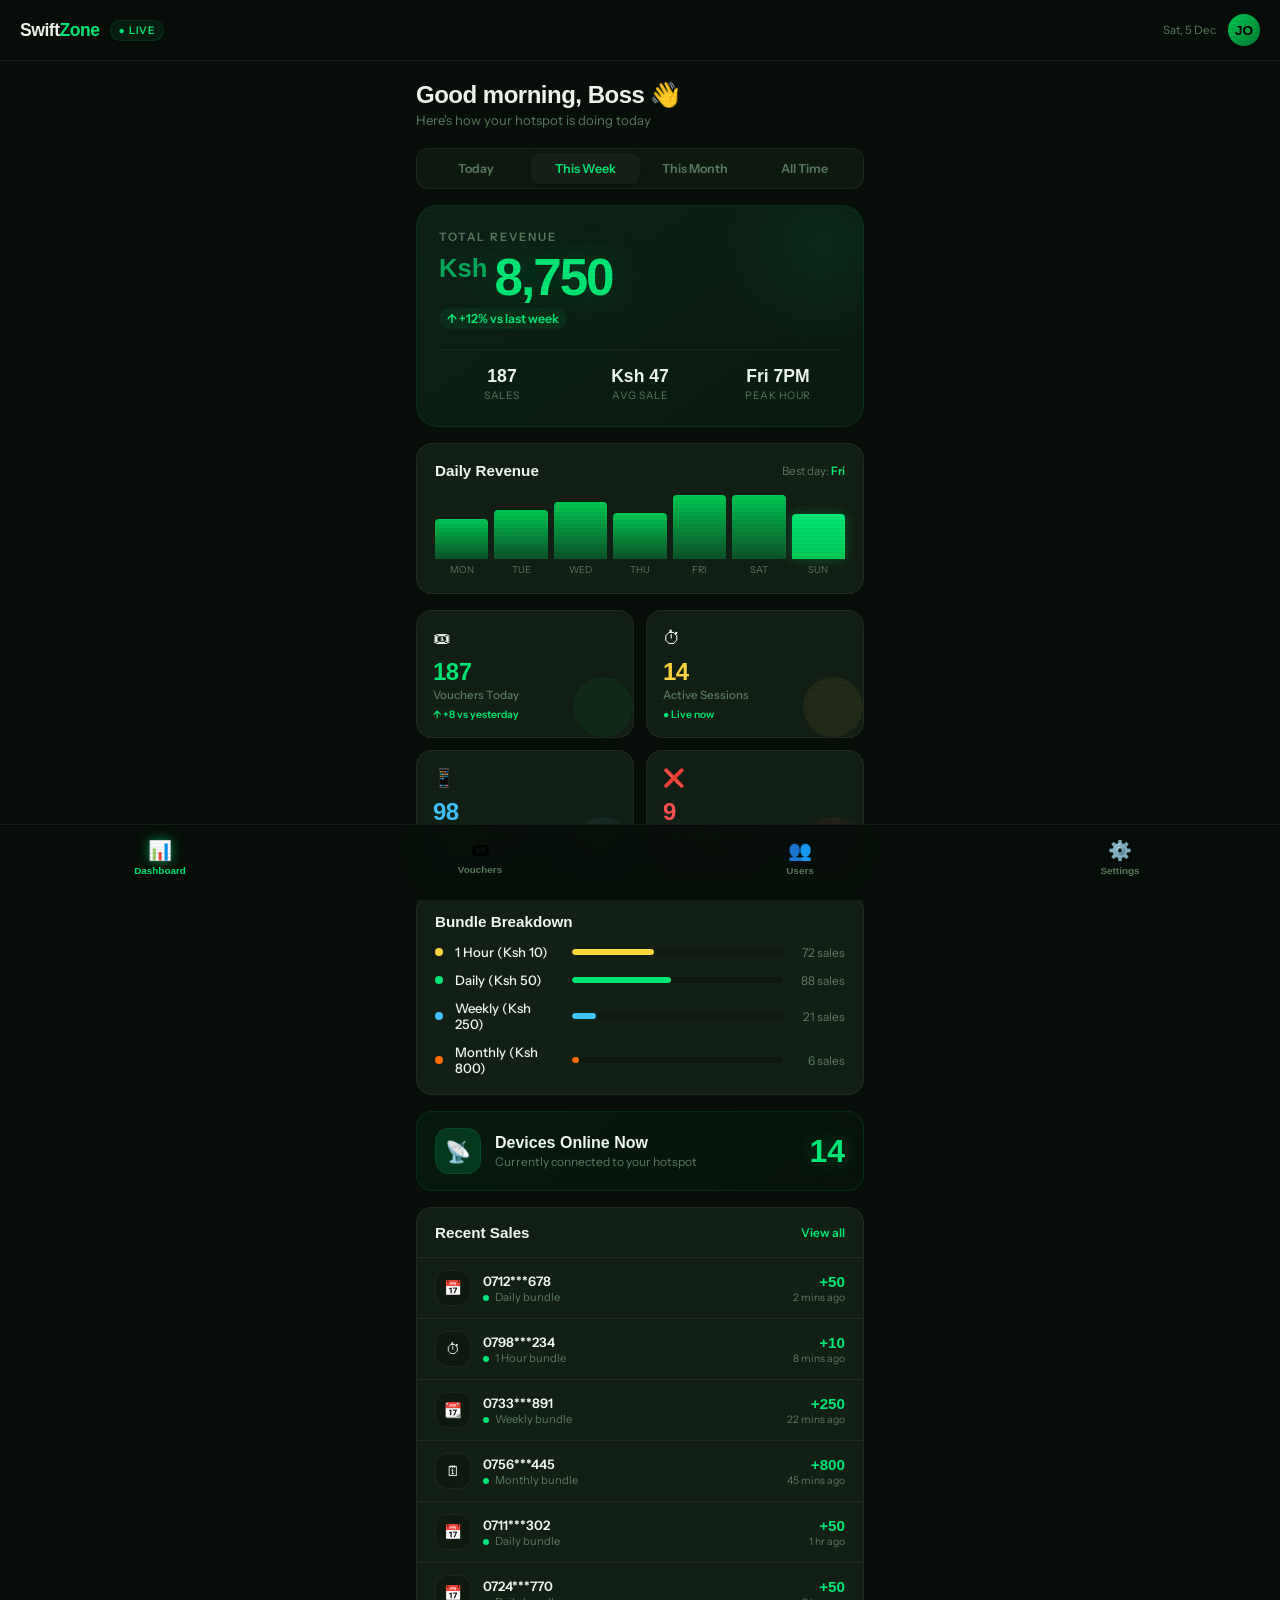
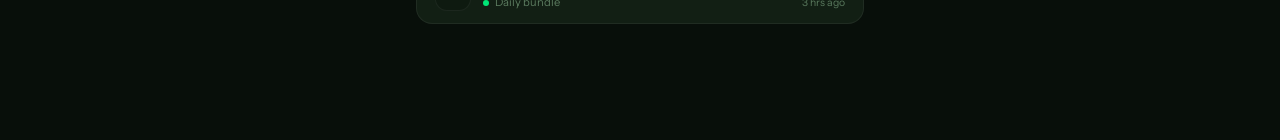
<file: hotspot-owner-dashboard.html>
<!DOCTYPE html>
<html lang="en">
<head>
<meta charset="UTF-8">
<meta name="viewport" content="width=device-width, initial-scale=1.0, maximum-scale=1.0">
<title>SwiftZone — Owner Dashboard</title>
<link href="https://fonts.googleapis.com/css2?family=Cabinet+Grotesk:wght@400;500;700;800;900&family=Instrument+Sans:wght@400;500;600&display=swap" rel="stylesheet">
<style>
  :root {
    --bg: #080f0a;
    --surface: #0e1a10;
    --card: #121f14;
    --card2: #162019;
    --border: rgba(255,255,255,0.06);
    --border2: rgba(0,200,100,0.12);
    --green: #00e676;
    --green2: #00c853;
    --green-dim: rgba(0,230,118,0.08);
    --green-glow: rgba(0,230,118,0.15);
    --yellow: #ffd740;
    --red: #ff5252;
    --blue: #40c4ff;
    --text: #f0f7f1;
    --muted: #5a7a5e;
    --muted2: #3a5a3e;
    --radius: 16px;
  }

  * { margin: 0; padding: 0; box-sizing: border-box; -webkit-tap-highlight-color: transparent; }
  html { scroll-behavior: smooth; }

  body {
    font-family: 'Instrument Sans', sans-serif;
    background: var(--bg);
    color: var(--text);
    min-height: 100vh;
    overflow-x: hidden;
  }

  /* ── SCANLINE OVERLAY ── */
  body::before {
    content: '';
    position: fixed;
    inset: 0;
    background: repeating-linear-gradient(
      0deg,
      transparent,
      transparent 2px,
      rgba(0,0,0,0.03) 2px,
      rgba(0,0,0,0.03) 4px
    );
    pointer-events: none;
    z-index: 999;
  }

  /* ── TOP NAV ── */
  .topnav {
    position: sticky;
    top: 0;
    z-index: 100;
    background: rgba(8,15,10,0.9);
    backdrop-filter: blur(20px);
    border-bottom: 1px solid var(--border);
    padding: 14px 20px;
    display: flex;
    align-items: center;
    justify-content: space-between;
  }

  .nav-left { display: flex; align-items: center; gap: 10px; }

  .nav-logo {
    font-family: 'Cabinet Grotesk', sans-serif;
    font-weight: 900;
    font-size: 1.1rem;
    letter-spacing: -0.5px;
  }

  .nav-logo span { color: var(--green); }

  .nav-badge {
    background: var(--green-dim);
    border: 1px solid var(--border2);
    color: var(--green);
    font-size: 0.65rem;
    font-weight: 600;
    padding: 3px 8px;
    border-radius: 20px;
    letter-spacing: 0.5px;
  }

  .nav-badge::before {
    content: '●';
    margin-right: 4px;
    animation: blink 1.5s infinite;
  }

  @keyframes blink { 0%,100%{opacity:1} 50%{opacity:0.3} }

  .nav-right { display: flex; align-items: center; gap: 12px; }

  .nav-date {
    font-size: 0.72rem;
    color: var(--muted);
  }

  .nav-avatar {
    width: 32px; height: 32px;
    border-radius: 50%;
    background: linear-gradient(135deg, var(--green2), #007a30);
    display: flex;
    align-items: center;
    justify-content: center;
    font-family: 'Cabinet Grotesk', sans-serif;
    font-weight: 900;
    font-size: 0.85rem;
    color: #000;
    cursor: pointer;
  }

  /* ── MAIN LAYOUT ── */
  .main { padding: 20px 16px 100px; max-width: 480px; margin: 0 auto; }

  /* ── GREETING ── */
  .greeting {
    margin-bottom: 20px;
    animation: fadeUp 0.5s ease both;
  }

  .greeting h1 {
    font-family: 'Cabinet Grotesk', sans-serif;
    font-size: 1.5rem;
    font-weight: 900;
    letter-spacing: -0.5px;
    margin-bottom: 3px;
  }

  .greeting p { font-size: 0.82rem; color: var(--muted); }

  /* ── REVENUE HERO CARD ── */
  .revenue-card {
    background: linear-gradient(145deg, #0d2218, #0a1a0e);
    border: 1px solid var(--border2);
    border-radius: 22px;
    padding: 24px 22px;
    margin-bottom: 16px;
    position: relative;
    overflow: hidden;
    animation: fadeUp 0.5s 0.05s ease both;
  }

  .revenue-card::before {
    content: '';
    position: absolute;
    top: -60px; right: -60px;
    width: 200px; height: 200px;
    border-radius: 50%;
    background: radial-gradient(circle, rgba(0,230,118,0.08), transparent 70%);
    pointer-events: none;
  }

  .rev-label {
    font-size: 0.72rem;
    font-weight: 600;
    letter-spacing: 2px;
    text-transform: uppercase;
    color: var(--muted);
    margin-bottom: 8px;
  }

  .rev-amount {
    font-family: 'Cabinet Grotesk', sans-serif;
    font-size: clamp(2.4rem, 10vw, 3.2rem);
    font-weight: 900;
    letter-spacing: -2px;
    color: var(--green);
    line-height: 1;
    margin-bottom: 4px;
    text-shadow: 0 0 40px rgba(0,230,118,0.3);
  }

  .rev-amount .currency {
    font-size: 0.5em;
    vertical-align: super;
    letter-spacing: 0;
    opacity: 0.7;
  }

  .rev-change {
    display: inline-flex;
    align-items: center;
    gap: 4px;
    font-size: 0.78rem;
    font-weight: 600;
    color: var(--green);
    background: var(--green-dim);
    padding: 3px 8px;
    border-radius: 20px;
    margin-bottom: 20px;
  }

  .rev-stats {
    display: grid;
    grid-template-columns: 1fr 1fr 1fr;
    gap: 12px;
    padding-top: 16px;
    border-top: 1px solid var(--border);
  }

  .rev-stat { text-align: center; }

  .rev-stat .val {
    font-family: 'Cabinet Grotesk', sans-serif;
    font-weight: 800;
    font-size: 1.1rem;
    color: var(--text);
  }

  .rev-stat .lbl {
    font-size: 0.65rem;
    color: var(--muted);
    margin-top: 2px;
    text-transform: uppercase;
    letter-spacing: 0.5px;
  }

  /* ── PERIOD FILTER ── */
  .period-filter {
    display: flex;
    background: var(--surface);
    border: 1px solid var(--border);
    border-radius: 12px;
    padding: 4px;
    margin-bottom: 16px;
    animation: fadeUp 0.5s 0.1s ease both;
  }

  .period-btn {
    flex: 1;
    padding: 8px 6px;
    border: none;
    background: transparent;
    border-radius: 9px;
    font-family: 'Instrument Sans', sans-serif;
    font-size: 0.78rem;
    font-weight: 600;
    color: var(--muted);
    cursor: pointer;
    transition: all 0.2s;
  }

  .period-btn.active {
    background: var(--card2);
    color: var(--green);
    box-shadow: 0 2px 8px rgba(0,0,0,0.3);
  }

  /* ── MINI CHART ── */
  .chart-card {
    background: var(--card);
    border: 1px solid var(--border);
    border-radius: var(--radius);
    padding: 18px;
    margin-bottom: 16px;
    animation: fadeUp 0.5s 0.15s ease both;
  }

  .chart-header {
    display: flex;
    justify-content: space-between;
    align-items: center;
    margin-bottom: 16px;
  }

  .chart-title {
    font-family: 'Cabinet Grotesk', sans-serif;
    font-weight: 800;
    font-size: 0.95rem;
  }

  .chart-peak {
    font-size: 0.72rem;
    color: var(--muted);
  }

  .chart-peak span { color: var(--green); font-weight: 600; }

  .bar-chart {
    display: flex;
    align-items: flex-end;
    gap: 6px;
    height: 80px;
  }

  .bar-wrap {
    flex: 1;
    display: flex;
    flex-direction: column;
    align-items: center;
    gap: 5px;
    height: 100%;
    justify-content: flex-end;
  }

  .bar {
    width: 100%;
    border-radius: 4px 4px 0 0;
    background: linear-gradient(180deg, var(--green2), rgba(0,200,83,0.3));
    transition: height 0.6s cubic-bezier(0.34,1.56,0.64,1);
    cursor: pointer;
    position: relative;
  }

  .bar.today {
    background: linear-gradient(180deg, var(--green), var(--green2));
    box-shadow: 0 0 12px rgba(0,230,118,0.3);
  }

  .bar:hover::after {
    content: attr(data-val);
    position: absolute;
    top: -22px;
    left: 50%;
    transform: translateX(-50%);
    background: var(--green);
    color: #000;
    font-size: 0.6rem;
    font-weight: 700;
    padding: 2px 5px;
    border-radius: 4px;
    white-space: nowrap;
  }

  .bar-day {
    font-size: 0.6rem;
    color: var(--muted);
    text-transform: uppercase;
  }

  /* ── STATS GRID ── */
  .stats-grid {
    display: grid;
    grid-template-columns: 1fr 1fr;
    gap: 12px;
    margin-bottom: 16px;
    animation: fadeUp 0.5s 0.2s ease both;
  }

  .stat-card {
    background: var(--card);
    border: 1px solid var(--border);
    border-radius: var(--radius);
    padding: 16px;
    position: relative;
    overflow: hidden;
  }

  .stat-card::after {
    content: '';
    position: absolute;
    bottom: 0; right: 0;
    width: 60px; height: 60px;
    border-radius: 50%;
    opacity: 0.06;
  }

  .stat-card.green::after { background: var(--green); }
  .stat-card.yellow::after { background: var(--yellow); }
  .stat-card.blue::after { background: var(--blue); }
  .stat-card.red::after { background: var(--red); }

  .stat-icon {
    font-size: 1.1rem;
    margin-bottom: 10px;
    display: block;
  }

  .stat-val {
    font-family: 'Cabinet Grotesk', sans-serif;
    font-weight: 900;
    font-size: 1.5rem;
    letter-spacing: -0.5px;
    margin-bottom: 2px;
  }

  .stat-card.green .stat-val { color: var(--green); }
  .stat-card.yellow .stat-val { color: var(--yellow); }
  .stat-card.blue .stat-val { color: var(--blue); }
  .stat-card.red .stat-val { color: var(--red); }

  .stat-label {
    font-size: 0.72rem;
    color: var(--muted);
    font-weight: 500;
  }

  .stat-change {
    font-size: 0.65rem;
    margin-top: 6px;
    font-weight: 600;
  }

  .up { color: var(--green); }
  .down { color: var(--red); }

  /* ── BUNDLE BREAKDOWN ── */
  .breakdown-card {
    background: var(--card);
    border: 1px solid var(--border);
    border-radius: var(--radius);
    padding: 18px;
    margin-bottom: 16px;
    animation: fadeUp 0.5s 0.25s ease both;
  }

  .section-title {
    font-family: 'Cabinet Grotesk', sans-serif;
    font-weight: 800;
    font-size: 0.95rem;
    margin-bottom: 14px;
  }

  .bundle-row {
    display: flex;
    align-items: center;
    gap: 12px;
    margin-bottom: 12px;
  }

  .bundle-row:last-child { margin-bottom: 0; }

  .bundle-dot {
    width: 8px; height: 8px;
    border-radius: 50%;
    flex-shrink: 0;
  }

  .bundle-name { font-size: 0.82rem; font-weight: 500; flex: 1; }

  .bundle-bar-wrap {
    flex: 2;
    height: 6px;
    background: var(--surface);
    border-radius: 10px;
    overflow: hidden;
  }

  .bundle-bar-fill {
    height: 100%;
    border-radius: 10px;
    transition: width 1s cubic-bezier(0.34,1.56,0.64,1);
  }

  .bundle-count {
    font-size: 0.75rem;
    color: var(--muted);
    min-width: 50px;
    text-align: right;
  }

  /* ── RECENT SALES ── */
  .sales-card {
    background: var(--card);
    border: 1px solid var(--border);
    border-radius: var(--radius);
    overflow: hidden;
    margin-bottom: 16px;
    animation: fadeUp 0.5s 0.3s ease both;
  }

  .sales-header {
    display: flex;
    justify-content: space-between;
    align-items: center;
    padding: 16px 18px;
    border-bottom: 1px solid var(--border);
  }

  .sales-header a {
    font-size: 0.75rem;
    color: var(--green);
    text-decoration: none;
    font-weight: 600;
  }

  .sale-item {
    display: flex;
    align-items: center;
    gap: 12px;
    padding: 12px 18px;
    border-bottom: 1px solid var(--border);
    transition: background 0.15s;
  }

  .sale-item:last-child { border-bottom: none; }
  .sale-item:hover { background: rgba(255,255,255,0.02); }

  .sale-avatar {
    width: 36px; height: 36px;
    border-radius: 12px;
    background: var(--surface);
    display: flex;
    align-items: center;
    justify-content: center;
    font-size: 0.9rem;
    flex-shrink: 0;
    border: 1px solid var(--border);
  }

  .sale-info { flex: 1; min-width: 0; }

  .sale-phone {
    font-size: 0.82rem;
    font-weight: 600;
    color: var(--text);
    white-space: nowrap;
    overflow: hidden;
    text-overflow: ellipsis;
  }

  .sale-meta {
    font-size: 0.7rem;
    color: var(--muted);
    margin-top: 1px;
  }

  .sale-right { text-align: right; flex-shrink: 0; }

  .sale-amount {
    font-family: 'Cabinet Grotesk', sans-serif;
    font-weight: 800;
    font-size: 0.95rem;
    color: var(--green);
  }

  .sale-time {
    font-size: 0.65rem;
    color: var(--muted);
    margin-top: 1px;
  }

  .sale-status {
    display: inline-block;
    width: 6px; height: 6px;
    border-radius: 50%;
    margin-right: 4px;
    vertical-align: middle;
  }

  .sale-status.success { background: var(--green); }
  .sale-status.pending { background: var(--yellow); }

  /* ── ACTIVE USERS ── */
  .active-card {
    background: linear-gradient(135deg, rgba(0,196,83,0.06), rgba(0,230,118,0.02));
    border: 1px solid var(--border2);
    border-radius: var(--radius);
    padding: 16px 18px;
    display: flex;
    align-items: center;
    gap: 14px;
    margin-bottom: 16px;
    animation: fadeUp 0.5s 0.35s ease both;
  }

  .active-icon {
    width: 46px; height: 46px;
    border-radius: 14px;
    background: var(--green-glow);
    border: 1px solid var(--border2);
    display: flex;
    align-items: center;
    justify-content: center;
    font-size: 1.3rem;
    flex-shrink: 0;
  }

  .active-info { flex: 1; }
  .active-info h3 {
    font-family: 'Cabinet Grotesk', sans-serif;
    font-weight: 800;
    font-size: 1rem;
    margin-bottom: 2px;
  }

  .active-info p { font-size: 0.75rem; color: var(--muted); }

  .active-count {
    font-family: 'Cabinet Grotesk', sans-serif;
    font-size: 2rem;
    font-weight: 900;
    color: var(--green);
    text-shadow: 0 0 20px rgba(0,230,118,0.3);
  }

  /* ── BOTTOM NAV ── */
  .bottom-nav {
    position: fixed;
    bottom: 0; left: 0; right: 0;
    background: rgba(8,15,10,0.95);
    backdrop-filter: blur(20px);
    border-top: 1px solid var(--border);
    display: flex;
    padding: 10px 0 20px;
    z-index: 100;
  }

  .bnav-item {
    flex: 1;
    display: flex;
    flex-direction: column;
    align-items: center;
    gap: 3px;
    cursor: pointer;
    transition: transform 0.2s;
    padding: 4px;
    border: none;
    background: none;
  }

  .bnav-item:active { transform: scale(0.9); }

  .bnav-icon {
    font-size: 1.2rem;
    transition: filter 0.2s;
  }

  .bnav-label {
    font-size: 0.62rem;
    font-weight: 600;
    color: var(--muted);
    transition: color 0.2s;
  }

  .bnav-item.active .bnav-label { color: var(--green); }

  .bnav-item.active .bnav-icon { filter: drop-shadow(0 0 6px rgba(0,230,118,0.6)); }

  /* ── ANIMATIONS ── */
  @keyframes fadeUp {
    from { opacity: 0; transform: translateY(16px); }
    to { opacity: 1; transform: translateY(0); }
  }

  /* Counter animation */
  .count-up { transition: all 0.8s ease; }

  /* ── TOAST ── */
  .toast {
    position: fixed;
    top: 70px;
    left: 50%;
    transform: translateX(-50%) translateY(-10px);
    background: var(--green);
    color: #000;
    font-weight: 700;
    font-size: 0.82rem;
    padding: 10px 20px;
    border-radius: 50px;
    z-index: 999;
    opacity: 0;
    transition: all 0.3s;
    white-space: nowrap;
    box-shadow: 0 4px 20px rgba(0,230,118,0.4);
  }

  .toast.show { opacity: 1; transform: translateX(-50%) translateY(0); }

  /* Shimmer loading for skeleton states */
  @keyframes shimmer {
    0% { background-position: -200% 0; }
    100% { background-position: 200% 0; }
  }
</style>
</head>
<body>

<!-- TOAST -->
<div class="toast" id="toast">💰 New sale: Ksh 50</div>

<!-- TOP NAV -->
<nav class="topnav">
  <div class="nav-left">
    <div class="nav-logo">Swift<span>Zone</span></div>
    <span class="nav-badge">LIVE</span>
  </div>
  <div class="nav-right">
    <span class="nav-date" id="navDate"></span>
    <div class="nav-avatar">JO</div>
  </div>
</nav>

<!-- MAIN -->
<div class="main">

  <!-- GREETING -->
  <div class="greeting">
    <h1 id="greeting">Good morning, Boss 👋</h1>
    <p id="greetingSub">Here's how your hotspot is doing today</p>
  </div>

  <!-- PERIOD FILTER -->
  <div class="period-filter">
    <button class="period-btn" onclick="setPeriod('today', this)">Today</button>
    <button class="period-btn active" onclick="setPeriod('week', this)">This Week</button>
    <button class="period-btn" onclick="setPeriod('month', this)">This Month</button>
    <button class="period-btn" onclick="setPeriod('all', this)">All Time</button>
  </div>

  <!-- REVENUE HERO -->
  <div class="revenue-card">
    <div class="rev-label">Total Revenue</div>
    <div class="rev-amount"><span class="currency">Ksh </span><span id="totalRevenue">0</span></div>
    <div class="rev-change" id="revChange">↑ +12% vs last week</div>
    <div class="rev-stats">
      <div class="rev-stat">
        <div class="val" id="totalSales">0</div>
        <div class="lbl">Sales</div>
      </div>
      <div class="rev-stat">
        <div class="val" id="avgSale">0</div>
        <div class="lbl">Avg Sale</div>
      </div>
      <div class="rev-stat">
        <div class="val" id="peakHour">—</div>
        <div class="lbl">Peak Hour</div>
      </div>
    </div>
  </div>

  <!-- BAR CHART -->
  <div class="chart-card">
    <div class="chart-header">
      <div class="chart-title">Daily Revenue</div>
      <div class="chart-peak">Best day: <span id="bestDay">Fri</span></div>
    </div>
    <div class="bar-chart" id="barChart"></div>
  </div>

  <!-- STATS GRID -->
  <div class="stats-grid">
    <div class="stat-card green">
      <span class="stat-icon">🎟</span>
      <div class="stat-val" id="vouchersToday">0</div>
      <div class="stat-label">Vouchers Today</div>
      <div class="stat-change up" id="voucherChange">↑ +8 vs yesterday</div>
    </div>
    <div class="stat-card yellow">
      <span class="stat-icon">⏱</span>
      <div class="stat-val" id="activeNow">0</div>
      <div class="stat-label">Active Sessions</div>
      <div class="stat-change up">● Live now</div>
    </div>
    <div class="stat-card blue">
      <span class="stat-icon">📱</span>
      <div class="stat-val" id="uniqueUsers">0</div>
      <div class="stat-label">Unique Buyers</div>
      <div class="stat-change up" id="userChange">↑ +5 new</div>
    </div>
    <div class="stat-card red">
      <span class="stat-icon">❌</span>
      <div class="stat-val" id="failedPayments">0</div>
      <div class="stat-label">Failed Payments</div>
      <div class="stat-change down" id="failChange">↓ -2 vs yesterday</div>
    </div>
  </div>

  <!-- BUNDLE BREAKDOWN -->
  <div class="breakdown-card">
    <div class="section-title">Bundle Breakdown</div>
    <div class="bundle-row">
      <div class="bundle-dot" style="background:#ffd740"></div>
      <div class="bundle-name">1 Hour (Ksh 10)</div>
      <div class="bundle-bar-wrap">
        <div class="bundle-bar-fill" id="bar1hr" style="width:0%;background:#ffd740"></div>
      </div>
      <div class="bundle-count" id="count1hr">0 sales</div>
    </div>
    <div class="bundle-row">
      <div class="bundle-dot" style="background:var(--green)"></div>
      <div class="bundle-name">Daily (Ksh 50)</div>
      <div class="bundle-bar-wrap">
        <div class="bundle-bar-fill" id="barDaily" style="width:0%;background:var(--green)"></div>
      </div>
      <div class="bundle-count" id="countDaily">0 sales</div>
    </div>
    <div class="bundle-row">
      <div class="bundle-dot" style="background:var(--blue)"></div>
      <div class="bundle-name">Weekly (Ksh 250)</div>
      <div class="bundle-bar-wrap">
        <div class="bundle-bar-fill" id="barWeekly" style="width:0%;background:var(--blue)"></div>
      </div>
      <div class="bundle-count" id="countWeekly">0 sales</div>
    </div>
    <div class="bundle-row">
      <div class="bundle-dot" style="background:#ff6d00"></div>
      <div class="bundle-name">Monthly (Ksh 800)</div>
      <div class="bundle-bar-wrap">
        <div class="bundle-bar-fill" id="barMonthly" style="width:0%;background:#ff6d00"></div>
      </div>
      <div class="bundle-count" id="countMonthly">0 sales</div>
    </div>
  </div>

  <!-- ACTIVE USERS -->
  <div class="active-card">
    <div class="active-icon">📡</div>
    <div class="active-info">
      <h3>Devices Online Now</h3>
      <p>Currently connected to your hotspot</p>
    </div>
    <div class="active-count" id="devicesOnline">0</div>
  </div>

  <!-- RECENT SALES -->
  <div class="sales-card">
    <div class="sales-header">
      <div class="section-title" style="margin:0">Recent Sales</div>
      <a href="#">View all</a>
    </div>
    <div id="salesList"></div>
  </div>

</div>

<!-- BOTTOM NAV -->
<nav class="bottom-nav">
  <button class="bnav-item active">
    <span class="bnav-icon">📊</span>
    <span class="bnav-label">Dashboard</span>
  </button>
  <button class="bnav-item">
    <span class="bnav-icon">🎟</span>
    <span class="bnav-label">Vouchers</span>
  </button>
  <button class="bnav-item">
    <span class="bnav-icon">👥</span>
    <span class="bnav-label">Users</span>
  </button>
  <button class="bnav-item">
    <span class="bnav-icon">⚙️</span>
    <span class="bnav-label">Settings</span>
  </button>
</nav>

<script>
// ── DATA (replace with real API calls to your backend) ──
const DATA = {
  today: {
    revenue: 1450, sales: 31, avg: 47, peak: '7PM',
    vouchers: 31, active: 14, unique: 23, failed: 2,
    devices: 14,
    bars: [
      { day:'6AM', val:50 }, { day:'8AM', val:120 }, { day:'10AM', val:80 },
      { day:'12PM', val:200 }, { day:'2PM', val:160 }, { day:'4PM', val:180 },
      { day:'6PM', val:350 }, { day:'8PM', val:310 },
    ],
    bundles: { '1hr':12, daily:15, weekly:3, monthly:1 },
    bestDay: 'Now',
    change: '↑ +18% vs yesterday',
    sales_list: [
      { phone:'0712***678', bundle:'Daily', amount:50, time:'2 mins ago', status:'success' },
      { phone:'0798***234', bundle:'1 Hour', amount:10, time:'8 mins ago', status:'success' },
      { phone:'0733***891', bundle:'Weekly', amount:250, time:'22 mins ago', status:'success' },
      { phone:'0756***445', bundle:'Daily', amount:50, time:'45 mins ago', status:'success' },
      { phone:'0711***302', bundle:'Daily', amount:50, time:'1 hr ago', status:'success' },
      { phone:'0724***770', bundle:'Monthly', amount:800, time:'2 hrs ago', status:'success' },
    ]
  },
  week: {
    revenue: 8750, sales: 187, avg: 47, peak: 'Fri 7PM',
    vouchers: 187, active: 14, unique: 98, failed: 9,
    devices: 14,
    bars: [
      { day:'Mon', val:900 }, { day:'Tue', val:1100 }, { day:'Wed', val:1300 },
      { day:'Thu', val:1050 }, { day:'Fri', val:1800 }, { day:'Sat', val:1600 },
      { day:'Sun', val:1000, today:true },
    ],
    bundles: { '1hr':72, daily:88, weekly:21, monthly:6 },
    bestDay: 'Fri',
    change: '↑ +12% vs last week',
    sales_list: [
      { phone:'0712***678', bundle:'Daily', amount:50, time:'2 mins ago', status:'success' },
      { phone:'0798***234', bundle:'1 Hour', amount:10, time:'8 mins ago', status:'success' },
      { phone:'0733***891', bundle:'Weekly', amount:250, time:'22 mins ago', status:'success' },
      { phone:'0756***445', bundle:'Monthly', amount:800, time:'45 mins ago', status:'success' },
      { phone:'0711***302', bundle:'Daily', amount:50, time:'1 hr ago', status:'success' },
      { phone:'0724***770', bundle:'Daily', amount:50, time:'3 hrs ago', status:'success' },
    ]
  },
  month: {
    revenue: 34200, sales: 731, avg: 47, peak: 'Fri 7PM',
    vouchers: 731, active: 14, unique: 312, failed: 28,
    devices: 14,
    bars: [
      { day:'W1', val:7200 }, { day:'W2', val:8100 }, { day:'W3', val:9400 },
      { day:'W4', val:9500, today:true },
    ],
    bundles: { '1hr':290, daily:340, weekly:78, monthly:23 },
    bestDay: 'Week 4',
    change: '↑ +22% vs last month',
    sales_list: [
      { phone:'0712***678', bundle:'Monthly', amount:800, time:'2 mins ago', status:'success' },
      { phone:'0798***234', bundle:'Weekly', amount:250, time:'8 mins ago', status:'success' },
      { phone:'0733***891', bundle:'Daily', amount:50, time:'22 mins ago', status:'success' },
      { phone:'0756***445', bundle:'Daily', amount:50, time:'45 mins ago', status:'success' },
      { phone:'0711***302', bundle:'1 Hour', amount:10, time:'1 hr ago', status:'success' },
      { phone:'0724***770', bundle:'Weekly', amount:250, time:'2 hrs ago', status:'success' },
    ]
  },
  all: {
    revenue: 128400, sales: 2741, avg: 47, peak: 'Fri 7PM',
    vouchers: 2741, active: 14, unique: 890, failed: 87,
    devices: 14,
    bars: [
      { day:'Jan', val:8200 }, { day:'Feb', val:11000 }, { day:'Mar', val:14500 },
      { day:'Apr', val:18200 }, { day:'May', val:22100 }, { day:'Jun', val:28000, today:true },
    ],
    bundles: { '1hr':1100, daily:1300, weekly:270, monthly:71 },
    bestDay: 'Jun',
    change: '↑ Growing strong 🚀',
    sales_list: [
      { phone:'0712***678', bundle:'Monthly', amount:800, time:'Just now', status:'success' },
      { phone:'0798***234', bundle:'Weekly', amount:250, time:'5 mins ago', status:'success' },
      { phone:'0733***891', bundle:'Daily', amount:50, time:'10 mins ago', status:'success' },
      { phone:'0756***445', bundle:'Monthly', amount:800, time:'20 mins ago', status:'success' },
      { phone:'0711***302', bundle:'Daily', amount:50, time:'35 mins ago', status:'success' },
      { phone:'0724***770', bundle:'Weekly', amount:250, time:'1 hr ago', status:'success' },
    ]
  }
};

let currentPeriod = 'week';

// ── Greeting by time of day
function setGreeting() {
  const h = new Date().getHours();
  const greet = h < 12 ? 'Good morning' : h < 17 ? 'Good afternoon' : 'Good evening';
  document.getElementById('greeting').textContent = `${greet}, Boss 👋`;
  const now = new Date();
  document.getElementById('navDate').textContent =
    now.toLocaleDateString('en-KE', { weekday:'short', month:'short', day:'numeric' });
}

// ── Animated counter
function animateCount(el, target, prefix = '', suffix = '') {
  const start = 0;
  const duration = 800;
  const step = target / (duration / 16);
  let current = start;
  const timer = setInterval(() => {
    current = Math.min(current + step, target);
    el.textContent = prefix + Math.floor(current).toLocaleString() + suffix;
    if (current >= target) clearInterval(timer);
  }, 16);
}

// ── Build bar chart
function buildChart(bars) {
  const chart = document.getElementById('barChart');
  chart.innerHTML = '';
  const max = Math.max(...bars.map(b => b.val));
  bars.forEach(b => {
    const pct = Math.round((b.val / max) * 100);
    const wrap = document.createElement('div');
    wrap.className = 'bar-wrap';
    wrap.innerHTML = `
      <div class="bar${b.today ? ' today' : ''}"
           style="height:${pct}%"
           data-val="Ksh ${b.val.toLocaleString()}"></div>
      <div class="bar-day">${b.day}</div>
    `;
    chart.appendChild(wrap);
  });
}

// ── Build sales list
function buildSalesList(sales) {
  const list = document.getElementById('salesList');
  const bundleEmoji = { 'Daily':'📅', '1 Hour':'⏱', 'Weekly':'📆', 'Monthly':'🗓' };
  list.innerHTML = sales.map(s => `
    <div class="sale-item">
      <div class="sale-avatar">${bundleEmoji[s.bundle] || '📶'}</div>
      <div class="sale-info">
        <div class="sale-phone">${s.phone}</div>
        <div class="sale-meta">
          <span class="sale-status ${s.status}"></span>
          ${s.bundle} bundle
        </div>
      </div>
      <div class="sale-right">
        <div class="sale-amount">+${s.amount}</div>
        <div class="sale-time">${s.time}</div>
      </div>
    </div>
  `).join('');
}

// ── Bundle breakdown
function buildBreakdown(bundles) {
  const total = Object.values(bundles).reduce((a, b) => a + b, 0);
  const map = { '1hr': ['bar1hr','count1hr'], daily: ['barDaily','countDaily'],
                weekly: ['barWeekly','countWeekly'], monthly: ['barMonthly','countMonthly'] };
  Object.entries(map).forEach(([key, [barId, countId]]) => {
    const pct = total ? Math.round((bundles[key] / total) * 100) : 0;
    setTimeout(() => {
      document.getElementById(barId).style.width = pct + '%';
      document.getElementById(countId).textContent = bundles[key] + ' sales';
    }, 200);
  });
}

// ── Load period data
function loadData(period) {
  const d = DATA[period];
  animateCount(document.getElementById('totalRevenue'), d.revenue);
  animateCount(document.getElementById('totalSales'), d.sales);
  animateCount(document.getElementById('avgSale'), d.avg, 'Ksh ');
  document.getElementById('peakHour').textContent = d.peak;
  animateCount(document.getElementById('vouchersToday'), d.vouchers);
  animateCount(document.getElementById('activeNow'), d.active);
  animateCount(document.getElementById('uniqueUsers'), d.unique);
  animateCount(document.getElementById('failedPayments'), d.failed);
  animateCount(document.getElementById('devicesOnline'), d.devices);
  document.getElementById('revChange').textContent = d.change;
  document.getElementById('bestDay').textContent = d.bestDay;
  buildChart(d.bars);
  buildBreakdown(d.bundles);
  buildSalesList(d.sales_list);
}

// ── Period switcher
function setPeriod(period, btn) {
  currentPeriod = period;
  document.querySelectorAll('.period-btn').forEach(b => b.classList.remove('active'));
  btn.classList.add('active');
  loadData(period);
}

// ── Simulate live new sale toast
function simulateSale() {
  const bundles = ['Ksh 50 (Daily)', 'Ksh 10 (1 Hour)', 'Ksh 250 (Weekly)', 'Ksh 800 (Monthly)'];
  const sale = bundles[Math.floor(Math.random() * bundles.length)];
  const toast = document.getElementById('toast');
  toast.textContent = `💰 New sale: ${sale}`;
  toast.classList.add('show');
  setTimeout(() => toast.classList.remove('show'), 3000);

  // Update active count
  const activeEl = document.getElementById('activeNow');
  const current = parseInt(activeEl.textContent) || 0;
  activeEl.textContent = current + 1;
}

// ── Bottom nav
document.querySelectorAll('.bnav-item').forEach(btn => {
  btn.addEventListener('click', () => {
    document.querySelectorAll('.bnav-item').forEach(b => b.classList.remove('active'));
    btn.classList.add('active');
  });
});

// ── INIT
setGreeting();
loadData('week');

// Simulate a new sale notification every 15–30 seconds (demo)
setInterval(simulateSale, 15000 + Math.random() * 15000);

// In production, replace with:
// const socket = new WebSocket('wss://yourserver.com');
// socket.onmessage = (e) => { const sale = JSON.parse(e.data); showToast(sale); updateStats(); }
</script>
</body>
</html>
</file>
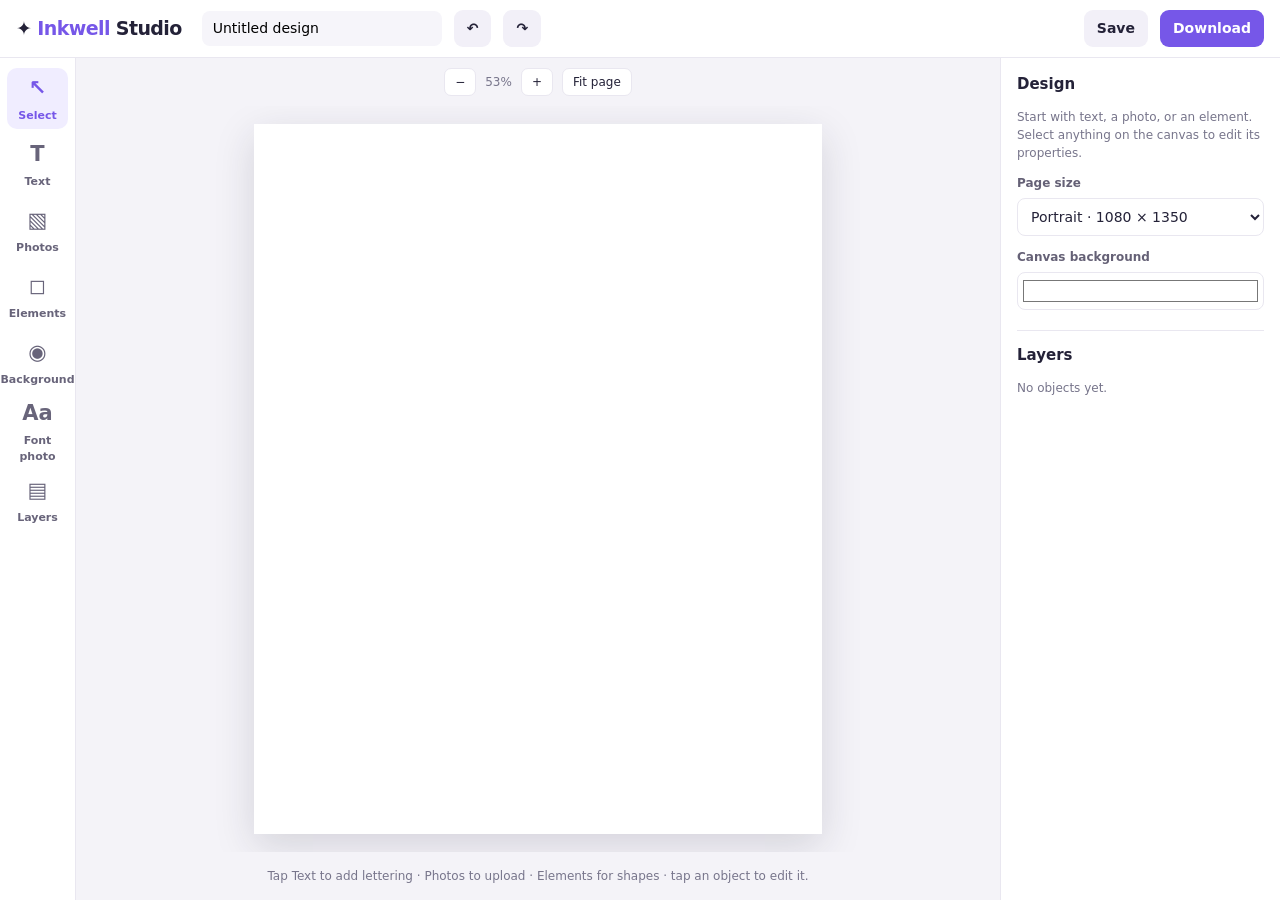
<file: Inkwell-Canva-Editor-1.html>
<!DOCTYPE html>
<html lang="en">
<head>
<meta charset="utf-8"><meta name="viewport" content="width=device-width,initial-scale=1,viewport-fit=cover">
<title>Inkwell Studio — Design Editor</title>
<style>
:root{--purple:#7657e8;--purple2:#6242d5;--ink:#242238;--muted:#77758b;--line:#e9e7f0;--panel:#fff;--bg:#f4f3f8;--shadow:0 8px 28px #30245b14}*{box-sizing:border-box}body{margin:0;background:var(--bg);color:var(--ink);font:14px/1.4 Inter,system-ui,-apple-system,"Segoe UI",sans-serif}button,input,select,textarea{font:inherit}button{border:0;cursor:pointer}.top{height:58px;background:#fff;border-bottom:1px solid var(--line);display:flex;align-items:center;gap:12px;padding:0 16px;position:sticky;top:0;z-index:10}.brand{font-weight:850;font-size:19px;letter-spacing:-.6px;margin-right:8px}.brand i{font-style:normal;color:var(--purple)}.docname{border:0;background:#f6f5fa;padding:8px 11px;border-radius:8px;width:min(240px,32vw);outline:0}.spacer{flex:1}.top button,.btn{padding:9px 13px;border-radius:9px;background:#f2f0f8;color:var(--ink);font-weight:650}.top .primary,.primary{background:var(--purple);color:white}.layout{display:grid;grid-template-columns:76px minmax(0,1fr) 280px;height:calc(100dvh - 58px)}.rail{background:#fff;border-right:1px solid var(--line);padding:10px 7px;display:flex;flex-direction:column;gap:5px}.tool{min-height:61px;border-radius:10px;background:transparent;color:#68647a;display:flex;flex-direction:column;align-items:center;justify-content:center;gap:5px;font-size:11px;font-weight:650}.tool .ico{font-size:21px}.tool:hover,.tool.active{background:#f0edff;color:var(--purple)}.workspace{min-width:0;display:flex;flex-direction:column;overflow:hidden}.workbar{height:48px;display:flex;align-items:center;justify-content:center;gap:9px;color:var(--muted);font-size:12px}.workbar button{background:#fff;border:1px solid var(--line);border-radius:7px;padding:5px 10px;color:var(--ink)}.stage{flex:1;overflow:auto;display:flex;align-items:center;justify-content:center;padding:22px;min-height:0}.canvasWrap{position:relative;background:white;box-shadow:0 12px 38px #24203826;flex:none;touch-action:none}.canvasWrap canvas{display:block;width:100%;height:100%;touch-action:none}.canvasWrap .selection{position:absolute;border:1.5px solid var(--purple);pointer-events:none;display:none}.canvasWrap .selection:after{content:"";position:absolute;width:10px;height:10px;background:white;border:2px solid var(--purple);border-radius:50%;right:-6px;bottom:-6px}.right{background:#fff;border-left:1px solid var(--line);padding:16px;overflow:auto}.panelTitle{font-weight:800;font-size:15px;margin:0 0 13px}.field{margin:13px 0}.field label{display:block;font-size:12px;font-weight:700;color:#656176;margin-bottom:6px}.field input:not([type=color]),.field select,.field textarea{width:100%;border:1px solid var(--line);border-radius:8px;padding:9px;background:#fff;color:var(--ink);outline-color:var(--purple)}.field textarea{min-height:82px;resize:vertical}.field input[type=color]{width:100%;height:38px;border:1px solid var(--line);background:white;border-radius:8px;padding:3px}.twocol{display:grid;grid-template-columns:1fr 1fr;gap:8px}.actionrow{display:flex;gap:7px;flex-wrap:wrap}.actionrow button{flex:1;background:#f2f0f8;border-radius:8px;padding:9px;font-weight:650}.layers{margin-top:20px;border-top:1px solid var(--line);padding-top:14px}.layer{display:flex;align-items:center;gap:8px;padding:9px;border:1px solid var(--line);border-radius:8px;margin:6px 0;background:#fff}.layer.sel{border-color:var(--purple);background:#f7f5ff}.layer .name{overflow:hidden;text-overflow:ellipsis;white-space:nowrap;flex:1;font-size:12px}.layer button{background:transparent;color:#777;padding:3px}.hint{font-size:12px;color:var(--muted);line-height:1.5}.mobileProps{display:none}.toast{position:fixed;left:50%;bottom:24px;transform:translateX(-50%);background:#27233a;color:#fff;padding:10px 16px;border-radius:99px;z-index:50;box-shadow:var(--shadow);display:none}.file{display:none}.emptyhint{color:#9692a4;text-align:center;max-width:240px}.emptyhint b{display:block;color:#605b72;font-size:15px;margin-bottom:6px}
@media(max-width:850px){.layout{grid-template-columns:64px minmax(0,1fr);height:calc(100dvh - 58px)}.right{display:none}.rail{padding:8px 4px}.tool{min-height:57px}.stage{padding:12px}.docname{width:115px}.mobileProps{display:block;position:fixed;bottom:10px;right:10px;z-index:12;background:var(--purple);color:white;border-radius:50px;padding:12px 16px;box-shadow:var(--shadow)}.right.open{display:block;position:fixed;z-index:20;right:0;top:58px;bottom:0;width:min(88vw,330px);box-shadow:-12px 0 30px #20183b25}.workbar{height:40px}}
@media(max-width:850px){.right.open{top:auto;left:64px;right:0;bottom:0;width:auto;max-height:72dvh;border-left:0;border-top:1px solid var(--line);border-radius:18px 18px 0 0;padding:18px 16px 86px;box-shadow:0 -12px 30px #20183b25}.mobileProps{bottom:14px}.right.open:before{content:' ';display:block;width:42px;height:4px;border-radius:9px;background:#d8d5e2;margin:-7px auto 14px}}
@media(max-width:420px){.top{gap:6px;padding:0 8px}.brand{font-size:17px}.top button{padding:8px}.docname{width:88px}.tool{font-size:10px}.stage{padding:8px}}
</style></head>
<body>
<header class="top"><div class="brand">✦ <i>Inkwell</i> Studio</div><input id="docName" class="docname" value="Untitled design" aria-label="Design name"><button id="undo">↶</button><button id="redo">↷</button><div class="spacer"></div><button id="save">Save</button><button id="export" class="primary">Download</button></header>
<div class="layout">
<nav class="rail" aria-label="Design tools">
<button class="tool active" data-tool="select"><span class="ico">↖</span>Select</button>
<button class="tool" data-tool="text"><span class="ico">T</span>Text</button>
<button class="tool" data-tool="image"><span class="ico">▧</span>Photos</button>
<button class="tool" data-tool="shape"><span class="ico">◻</span>Elements</button>
<button class="tool" data-tool="background"><span class="ico">◉</span>Background</button>
<button class="tool" data-tool="fontphoto"><span class="ico">Aa</span>Font photo</button>
<button class="tool" data-tool="layers"><span class="ico">▤</span>Layers</button>
</nav>
<main class="workspace"><div class="workbar"><button id="zoomOut">−</button><span id="zoomLabel">Fit</span><button id="zoomIn">+</button><button id="resetView">Fit page</button></div><div class="stage" id="stage"><div class="canvasWrap" id="canvasWrap"><canvas id="design" width="1080" height="1350"></canvas><div class="selection" id="selection"></div></div></div><div class="workbar"><span>Tap Text to add lettering · Photos to upload · Elements for shapes · tap an object to edit it.</span></div></main>
<aside class="right" id="properties"><div id="propsContent"><h3 class="panelTitle">Design</h3><p class="hint">Start with text, a photo, or an element. Select anything on the canvas to edit its properties.</p><div class="field"><label>Page size</label><select id="pageSize"><option value="portrait">Portrait · 1080 × 1350</option><option value="square">Square · 1080 × 1080</option><option value="story">Story · 1080 × 1920</option><option value="landscape">Landscape · 1600 × 900</option></select></div><div class="field"><label>Canvas background</label><input id="pageBg" type="color" value="#ffffff"></div><div class="layers"><h3 class="panelTitle">Layers</h3><div id="layerList"><p class="hint">No objects yet.</p></div></div></div></aside>
</div>
<button class="mobileProps" id="mobileProps">Edit selected</button>
<input class="file" type="file" id="imageFile" accept="image/*"><input class="file" type="file" id="fontFile" accept="image/*">
<div class="toast" id="toast"></div>
<script>
(()=>{
const $=id=>document.getElementById(id),canvas=$('design'),ctx=canvas.getContext('2d'),wrap=$('canvasWrap'),selection=$('selection'),stage=$('stage');
let objects=[],selected=null,tool='select',zoom=1,bg='#ffffff',history=[],future=[],drag=null,seq=1;
const fonts=['Arial','Georgia','Times New Roman','Verdana','Trebuchet MS','Caveat','Reenie Beanie','Homemade Apple','Courier New'];
function toast(s){const t=$('toast');t.textContent=s;t.style.display='block';clearTimeout(toast.timer);toast.timer=setTimeout(()=>t.style.display='none',2200)}
function snapshot(){history.push(JSON.stringify({objects,bg,w:canvas.width,h:canvas.height}));if(history.length>40)history.shift();future=[]}
function restore(data){const d=JSON.parse(data);objects=d.objects;bg=d.bg;canvas.width=d.w;canvas.height=d.h;selected=null;render();updateLayers();fit()}
function resizePage(w,h){snapshot();canvas.width=w;canvas.height=h;render();fit()}
function fit(){const maxW=Math.max(180,stage.clientWidth-36),maxH=Math.max(180,stage.clientHeight-36);zoom=Math.min(maxW/canvas.width,maxH/canvas.height,1);wrap.style.width=(canvas.width*zoom)+'px';wrap.style.height=(canvas.height*zoom)+'px';$('zoomLabel').textContent=Math.round(zoom*100)+'%';updateSelection()}
function render(){ctx.clearRect(0,0,canvas.width,canvas.height);ctx.fillStyle=bg;ctx.fillRect(0,0,canvas.width,canvas.height);for(const o of objects){ctx.save();ctx.globalAlpha=o.opacity??1;if(o.type==='text'){ctx.translate(o.x+o.w/2,o.y+o.h/2);ctx.rotate((o.rotation||0)*Math.PI/180);ctx.fillStyle=o.color;ctx.textAlign=o.align||'left';ctx.textBaseline='middle';ctx.font=`${o.weight||400} ${o.size}px "${o.font}"`;const lines=(o.text||'').split('\n');const lineH=o.size*1.25;lines.forEach((line,i)=>{const x=o.align==='center'?0:o.align==='right'?o.w/2:-o.w/2,y=(i-(lines.length-1)/2)*lineH;if(o.strokeWidth){ctx.lineWidth=o.strokeWidth;ctx.strokeStyle=o.stroke||'#ffffff';ctx.lineJoin='round';ctx.strokeText(line,x,y)}ctx.fillText(line,x,y)});}
else if(o.type==='rect'||o.type==='circle'){ctx.translate(o.x+o.w/2,o.y+o.h/2);ctx.rotate((o.rotation||0)*Math.PI/180);ctx.fillStyle=o.fill||'#7657e8';ctx.strokeStyle=o.stroke||'transparent';ctx.lineWidth=o.strokeWidth||0;if(o.type==='rect'){ctx.beginPath();ctx.roundRect(-o.w/2,-o.h/2,o.w,o.h,o.radius||0);ctx.fill();if(o.strokeWidth)ctx.stroke()}else{ctx.beginPath();ctx.ellipse(0,0,o.w/2,o.h/2,0,0,Math.PI*2);ctx.fill();if(o.strokeWidth)ctx.stroke()}}
else if(o.type==='image'&&o.src){if(!o.img){o.img=new Image();o.img.onload=render;o.img.src=o.src}if(o.img.complete)ctx.drawImage(o.img,o.x,o.y,o.w,o.h)}ctx.restore()}
updateSelection()}
function bounds(o){return{x:o.x,y:o.y,w:o.w,h:o.h}}
function updateSelection(){if(!selected){selection.style.display='none';return}const o=objects.find(x=>x.id===selected);if(!o){selection.style.display='none';return}selection.style.display='block';selection.style.left=(o.x*zoom)+'px';selection.style.top=(o.y*zoom)+'px';selection.style.width=(o.w*zoom)+'px';selection.style.height=(o.h*zoom)+'px'}
function updateLayers(){const list=$('layerList');list.innerHTML='';if(!objects.length){list.innerHTML='<p class="hint">No objects yet.</p>';return}objects.slice().reverse().forEach(o=>{const row=document.createElement('div');row.className='layer'+(o.id===selected?' sel':'');const icon=o.type==='text'?'T':o.type==='image'?'▧':o.type==='circle'?'●':'◻';const name=o.type==='text'?(o.text||'Text').slice(0,24):o.type==='image'?'Photo':o.type==='circle'?'Circle':'Shape';row.innerHTML=`<span>${icon}</span><span class="name"></span><button title="Move up">↑</button><button title="Move down">↓</button><button title="Delete">×</button>`;row.querySelector('.name').textContent=name;row.onclick=e=>{if(e.target.tagName==='BUTTON')return;select(o.id);};const bs=row.querySelectorAll('button');bs[0].onclick=()=>moveLayer(o.id,1);bs[1].onclick=()=>moveLayer(o.id,-1);bs[2].onclick=()=>deleteObj(o.id);list.append(row)})}
function select(id){selected=id;const o=objects.find(x=>x.id===id);render();updateLayers();showProps(o);if(window.matchMedia('(max-width: 850px)').matches)$('properties').classList.add('open')}
function newObj(o){snapshot();o.id='o'+seq++;objects.push(o);select(o.id)}
function addText(text='Your text here'){newObj({type:'text',text,x:130,y:160,w:820,h:150,size:76,font:'Arial',color:'#242238',weight:700,align:'center',rotation:0})}
function showProps(o){const p=$('propsContent');if(!o){p.innerHTML='<h3 class="panelTitle">Design</h3><p class="hint">Select an object to edit it, or use the left toolbar to add something.</p><div class="field"><label>Canvas background</label><input id="pageBg2" type="color" value="'+bg+'"></div><div class="layers"><h3 class="panelTitle">Layers</h3><div id="layerList"></div></div>';const x=$('pageBg2');x.oninput=()=>{bg=x.value;render()};return}
let html=`<div class="actionrow"><button id="duplicate">Duplicate</button><button id="delete">Delete</button></div><h3 class="panelTitle" style="margin-top:18px">${o.type==='text'?'Text settings':o.type==='image'?'Photo settings':'Element settings'}</h3>`;
if(o.type==='text')html+=`<div class="field"><label>Text</label><textarea id="objText"></textarea></div><div class="field"><label>Font family</label><select id="objFont">${fonts.map(f=>`<option>${f}</option>`).join('')}</select></div><div class="twocol"><div class="field"><label>Font size</label><input id="objSize" type="number" min="8" max="300" value="${o.size}"></div><div class="field"><label>Weight</label><select id="objWeight"><option value="400">Regular</option><option value="700">Bold</option><option value="800">Extra bold</option></select></div></div><div class="field"><label>Text colour</label><input id="objColor" type="color" value="${o.color}"></div><div class="field"><label>Outline colour</label><input id="objStroke" type="color" value="${o.stroke||'#ffffff'}"></div><div class="field"><label>Outline thickness</label><input id="objStrokeWidth" type="range" min="0" max="12" value="${o.strokeWidth||0}"></div><div class="field"><label>Alignment</label><select id="objAlign"><option value="left">Left</option><option value="center">Center</option><option value="right">Right</option></select></div>`;
else html+=`<div class="field"><label>Fill colour</label><input id="objFill" type="color" value="${o.fill||'#7657e8'}"></div>`;
html+=`<div class="twocol"><div class="field"><label>Width</label><input id="objW" type="number" min="10" value="${Math.round(o.w)}"></div><div class="field"><label>Height</label><input id="objH" type="number" min="10" value="${Math.round(o.h)}"></div></div><div class="twocol"><div class="field"><label>X position</label><input id="objX" type="number" value="${Math.round(o.x)}"></div><div class="field"><label>Y position</label><input id="objY" type="number" value="${Math.round(o.y)}"></div></div><div class="field"><label>Rotation</label><input id="objRot" type="range" min="-180" max="180" value="${o.rotation||0}"></div><div class="field"><label>Transparency</label><input id="objOpacity" type="range" min="0.1" max="1" step="0.05" value="${o.opacity??1}"></div><div class="actionrow"><button id="front">Bring forward</button><button id="back">Send backward</button></div><div class="layers"><h3 class="panelTitle">Layers</h3><div id="layerList"></div></div>`;p.innerHTML=html;
const bind=(id,key,parse=v=>v)=>{const el=$(id);if(el)el.oninput=()=>{o[key]=parse(el.value);render();updateLayers()}};
if(o.type==='text'){const t=$('objText');t.value=o.text;t.oninput=()=>{o.text=t.value;render();updateLayers()};const f=$('objFont');f.value=o.font;f.onchange=()=>{o.font=f.value;render()};bind('objSize','size',Number);bind('objWeight','weight',Number);bind('objColor','color');bind('objStroke','stroke');bind('objStrokeWidth','strokeWidth',Number);bind('objAlign','align')}
else bind('objFill','fill');bind('objW','w',Number);bind('objH','h',Number);bind('objX','x',Number);bind('objY','y',Number);bind('objRot','rotation',Number);bind('objOpacity','opacity',Number);
$('duplicate').onclick=()=>{const c={...o,id:undefined,x:o.x+28,y:o.y+28,img:undefined};newObj(c)};$('delete').onclick=()=>deleteObj(o.id);$('front').onclick=()=>moveLayer(o.id,1);$('back').onclick=()=>moveLayer(o.id,-1);updateLayers()}
function deleteObj(id){snapshot();objects=objects.filter(o=>o.id!==id);selected=null;render();updateLayers();showProps(null)}function moveLayer(id,d){snapshot();const i=objects.findIndex(o=>o.id===id),j=Math.max(0,Math.min(objects.length-1,i+d));if(i<0||i===j)return;const [o]=objects.splice(i,1);objects.splice(j,0,o);render();updateLayers()}
function pointer(e){const r=wrap.getBoundingClientRect();return{x:(e.clientX-r.left)/zoom,y:(e.clientY-r.top)/zoom}}
function hit(p){for(let i=objects.length-1;i>=0;i--){const o=objects[i];if(p.x>=o.x&&p.x<=o.x+o.w&&p.y>=o.y&&p.y<=o.y+o.h)return o}return null}
wrap.addEventListener('pointerdown',e=>{const p=pointer(e);if(tool==='select'){const o=hit(p);if(o){select(o.id);const nearCorner=p.x>o.x+o.w-24&&p.y>o.y+o.h-24;snapshot();drag={id:o.id,start:p,ox:o.x,oy:o.y,ow:o.w,oh:o.h,resize:nearCorner};wrap.setPointerCapture(e.pointerId)}else{selected=null;render();updateLayers();showProps(null)}}});wrap.addEventListener('pointermove',e=>{if(!drag)return;const p=pointer(e),o=objects.find(x=>x.id===drag.id);if(!o)return;if(drag.resize){o.w=Math.max(20,drag.ow+p.x-drag.start.x);o.h=Math.max(20,drag.oh+p.y-drag.start.y)}else{o.x=drag.ox+p.x-drag.start.x;o.y=drag.oy+p.y-drag.start.y}render()});['pointerup','pointercancel'].forEach(n=>wrap.addEventListener(n,()=>{if(drag){drag=null;showProps(objects.find(x=>x.id===selected))}}));
function setTool(t){tool=t;document.querySelectorAll('.tool').forEach(b=>b.classList.toggle('active',b.dataset.tool===t));if(t==='text'){addText();tool='select';document.querySelector('[data-tool="select"]').classList.add('active')}if(t==='image')$('imageFile').click();if(t==='shape'){const type=confirm('Add a circle? Choose Cancel for a rectangle.')?'circle':'rect';newObj({type,x:300,y:350,w:360,h:260,fill:'#8c72ed',rotation:0})}if(t==='background'){const c=prompt('Enter a background colour (for example #fff4e6):',bg);if(c&&/^#[0-9a-f]{6}$/i.test(c)){snapshot();bg=c;render()}}if(t==='fontphoto'){$('fontFile').click()}if(t==='layers'){$('properties').classList.add('open');$('layerList')?.scrollIntoView({behavior:'smooth',block:'center'})}}
document.querySelectorAll('.tool').forEach(b=>b.onclick=()=>setTool(b.dataset.tool));
$('imageFile').onchange=async e=>{const f=e.target.files[0];e.target.value='';if(!f)return;const src=await new Promise((res,rej)=>{const r=new FileReader();r.onload=()=>res(r.result);r.onerror=rej;r.readAsDataURL(f)});const im=new Image();im.onload=()=>{const scale=Math.min(700/im.width,600/im.height,1);newObj({type:'image',src,x:190,y:230,w:im.width*scale,h:im.height*scale,rotation:0,opacity:1,img:im});toast('Photo added. Drag to position and resize from the corner.')};im.src=src};
$('fontFile').onchange=e=>{const f=e.target.files[0];e.target.value='';if(f){toast('Sample added to the page. Select it to resize or position it; automatic font extraction is not enabled yet.');const r=new FileReader();r.onload=()=>newObj({type:'image',src:r.result,x:180,y:260,w:720,h:480,rotation:0});r.readAsDataURL(f)}};
$('pageBg').oninput=e=>{bg=e.target.value;render()};$('pageSize').onchange=e=>{const dims={portrait:[1080,1350],square:[1080,1080],story:[1080,1920],landscape:[1600,900]}[e.target.value];resizePage(...dims)};
$('zoomIn').onclick=()=>{zoom=Math.min(2,zoom*1.15);wrap.style.width=canvas.width*zoom+'px';wrap.style.height=canvas.height*zoom+'px';$('zoomLabel').textContent=Math.round(zoom*100)+'%'};$('zoomOut').onclick=()=>{zoom=Math.max(.15,zoom/1.15);wrap.style.width=canvas.width*zoom+'px';wrap.style.height=canvas.height*zoom+'px';$('zoomLabel').textContent=Math.round(zoom*100)+'%'};$('resetView').onclick=fit;addEventListener('resize',fit);
$('undo').onclick=()=>{if(!history.length)return;future.push(JSON.stringify({objects,bg,w:canvas.width,h:canvas.height}));restore(history.pop())};$('redo').onclick=()=>{if(!future.length)return;history.push(JSON.stringify({objects,bg,w:canvas.width,h:canvas.height}));restore(future.pop())};
$('save').onclick=()=>{try{localStorage.setItem('inkwell-studio-project',JSON.stringify({objects:objects.map(({img,...o})=>o),bg,w:canvas.width,h:canvas.height,name:$('docName').value}));toast('Design saved on this device.')}catch(e){toast('Could not save. Try using fewer or smaller photos.')}};
$('export').onclick=()=>{render();const a=document.createElement('a');a.download=($('docName').value.trim()||'inkwell-design').replace(/[^a-z0-9-_]+/gi,'-')+'.png';a.href=canvas.toDataURL('image/png');a.click();toast('PNG download started.')};$('mobileProps').onclick=()=>{const panel=$('properties');panel.classList.toggle('open');$('mobileProps').textContent=panel.classList.contains('open')?'Close tools':'Edit selected'};
// Load last locally saved design if available.
try{const d=JSON.parse(localStorage.getItem('inkwell-studio-project')||'null');if(d){objects=d.objects||[];bg=d.bg||'#ffffff';canvas.width=d.w||1080;canvas.height=d.h||1350;$('docName').value=d.name||'Untitled design';}}catch(e){}
render();updateLayers();fit();
})();
</script></body></html>
</file>
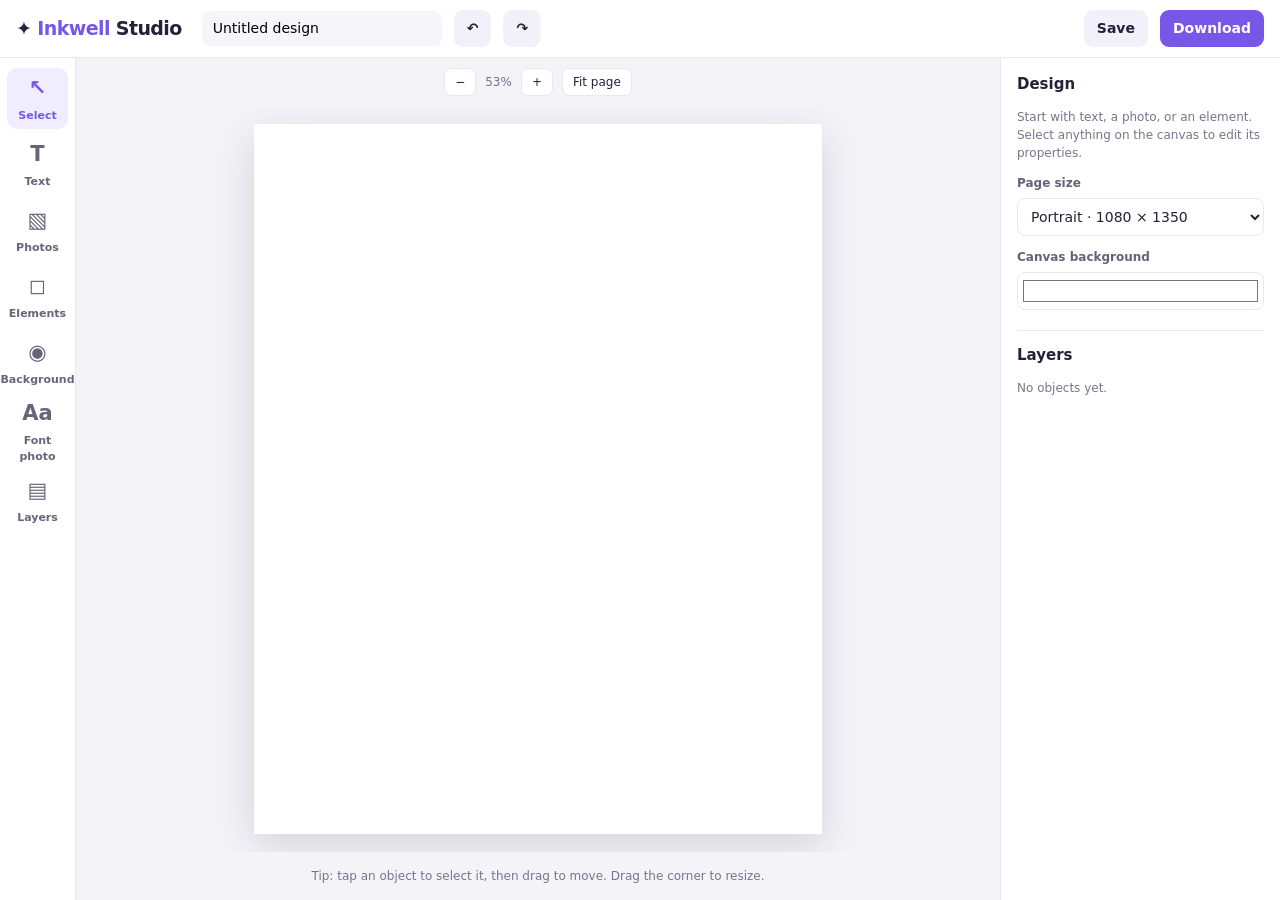
<file: Inkwell-Canva-Editor.html>
<!DOCTYPE html>
<html lang="en">
<head>
<meta charset="utf-8"><meta name="viewport" content="width=device-width,initial-scale=1,viewport-fit=cover">
<title>Inkwell Studio — Design Editor</title>
<style>
:root{--purple:#7657e8;--purple2:#6242d5;--ink:#242238;--muted:#77758b;--line:#e9e7f0;--panel:#fff;--bg:#f4f3f8;--shadow:0 8px 28px #30245b14}*{box-sizing:border-box}body{margin:0;background:var(--bg);color:var(--ink);font:14px/1.4 Inter,system-ui,-apple-system,"Segoe UI",sans-serif}button,input,select,textarea{font:inherit}button{border:0;cursor:pointer}.top{height:58px;background:#fff;border-bottom:1px solid var(--line);display:flex;align-items:center;gap:12px;padding:0 16px;position:sticky;top:0;z-index:10}.brand{font-weight:850;font-size:19px;letter-spacing:-.6px;margin-right:8px}.brand i{font-style:normal;color:var(--purple)}.docname{border:0;background:#f6f5fa;padding:8px 11px;border-radius:8px;width:min(240px,32vw);outline:0}.spacer{flex:1}.top button,.btn{padding:9px 13px;border-radius:9px;background:#f2f0f8;color:var(--ink);font-weight:650}.top .primary,.primary{background:var(--purple);color:white}.layout{display:grid;grid-template-columns:76px minmax(0,1fr) 280px;height:calc(100dvh - 58px)}.rail{background:#fff;border-right:1px solid var(--line);padding:10px 7px;display:flex;flex-direction:column;gap:5px}.tool{min-height:61px;border-radius:10px;background:transparent;color:#68647a;display:flex;flex-direction:column;align-items:center;justify-content:center;gap:5px;font-size:11px;font-weight:650}.tool .ico{font-size:21px}.tool:hover,.tool.active{background:#f0edff;color:var(--purple)}.workspace{min-width:0;display:flex;flex-direction:column;overflow:hidden}.workbar{height:48px;display:flex;align-items:center;justify-content:center;gap:9px;color:var(--muted);font-size:12px}.workbar button{background:#fff;border:1px solid var(--line);border-radius:7px;padding:5px 10px;color:var(--ink)}.stage{flex:1;overflow:auto;display:flex;align-items:center;justify-content:center;padding:22px;min-height:0}.canvasWrap{position:relative;background:white;box-shadow:0 12px 38px #24203826;flex:none;touch-action:none}.canvasWrap canvas{display:block;width:100%;height:100%;touch-action:none}.canvasWrap .selection{position:absolute;border:1.5px solid var(--purple);pointer-events:none;display:none}.canvasWrap .selection:after{content:"";position:absolute;width:10px;height:10px;background:white;border:2px solid var(--purple);border-radius:50%;right:-6px;bottom:-6px}.right{background:#fff;border-left:1px solid var(--line);padding:16px;overflow:auto}.panelTitle{font-weight:800;font-size:15px;margin:0 0 13px}.field{margin:13px 0}.field label{display:block;font-size:12px;font-weight:700;color:#656176;margin-bottom:6px}.field input:not([type=color]),.field select,.field textarea{width:100%;border:1px solid var(--line);border-radius:8px;padding:9px;background:#fff;color:var(--ink);outline-color:var(--purple)}.field textarea{min-height:82px;resize:vertical}.field input[type=color]{width:100%;height:38px;border:1px solid var(--line);background:white;border-radius:8px;padding:3px}.twocol{display:grid;grid-template-columns:1fr 1fr;gap:8px}.actionrow{display:flex;gap:7px;flex-wrap:wrap}.actionrow button{flex:1;background:#f2f0f8;border-radius:8px;padding:9px;font-weight:650}.layers{margin-top:20px;border-top:1px solid var(--line);padding-top:14px}.layer{display:flex;align-items:center;gap:8px;padding:9px;border:1px solid var(--line);border-radius:8px;margin:6px 0;background:#fff}.layer.sel{border-color:var(--purple);background:#f7f5ff}.layer .name{overflow:hidden;text-overflow:ellipsis;white-space:nowrap;flex:1;font-size:12px}.layer button{background:transparent;color:#777;padding:3px}.hint{font-size:12px;color:var(--muted);line-height:1.5}.mobileProps{display:none}.toast{position:fixed;left:50%;bottom:24px;transform:translateX(-50%);background:#27233a;color:#fff;padding:10px 16px;border-radius:99px;z-index:50;box-shadow:var(--shadow);display:none}.file{display:none}.emptyhint{color:#9692a4;text-align:center;max-width:240px}.emptyhint b{display:block;color:#605b72;font-size:15px;margin-bottom:6px}
@media(max-width:850px){.layout{grid-template-columns:64px minmax(0,1fr);height:calc(100dvh - 58px)}.right{display:none}.rail{padding:8px 4px}.tool{min-height:57px}.stage{padding:12px}.docname{width:115px}.mobileProps{display:block;position:fixed;bottom:10px;right:10px;z-index:12;background:var(--purple);color:white;border-radius:50px;padding:12px 16px;box-shadow:var(--shadow)}.right.open{display:block;position:fixed;z-index:20;right:0;top:58px;bottom:0;width:min(88vw,330px);box-shadow:-12px 0 30px #20183b25}.workbar{height:40px}}
@media(max-width:420px){.top{gap:6px;padding:0 8px}.brand{font-size:17px}.top button{padding:8px}.docname{width:88px}.tool{font-size:10px}.stage{padding:8px}}
</style></head>
<body>
<header class="top"><div class="brand">✦ <i>Inkwell</i> Studio</div><input id="docName" class="docname" value="Untitled design" aria-label="Design name"><button id="undo">↶</button><button id="redo">↷</button><div class="spacer"></div><button id="save">Save</button><button id="export" class="primary">Download</button></header>
<div class="layout">
<nav class="rail" aria-label="Design tools">
<button class="tool active" data-tool="select"><span class="ico">↖</span>Select</button>
<button class="tool" data-tool="text"><span class="ico">T</span>Text</button>
<button class="tool" data-tool="image"><span class="ico">▧</span>Photos</button>
<button class="tool" data-tool="shape"><span class="ico">◻</span>Elements</button>
<button class="tool" data-tool="background"><span class="ico">◉</span>Background</button>
<button class="tool" data-tool="fontphoto"><span class="ico">Aa</span>Font photo</button>
<button class="tool" data-tool="layers"><span class="ico">▤</span>Layers</button>
</nav>
<main class="workspace"><div class="workbar"><button id="zoomOut">−</button><span id="zoomLabel">Fit</span><button id="zoomIn">+</button><button id="resetView">Fit page</button></div><div class="stage" id="stage"><div class="canvasWrap" id="canvasWrap"><canvas id="design" width="1080" height="1350"></canvas><div class="selection" id="selection"></div></div></div><div class="workbar"><span>Tip: tap an object to select it, then drag to move. Drag the corner to resize.</span></div></main>
<aside class="right" id="properties"><div id="propsContent"><h3 class="panelTitle">Design</h3><p class="hint">Start with text, a photo, or an element. Select anything on the canvas to edit its properties.</p><div class="field"><label>Page size</label><select id="pageSize"><option value="portrait">Portrait · 1080 × 1350</option><option value="square">Square · 1080 × 1080</option><option value="story">Story · 1080 × 1920</option><option value="landscape">Landscape · 1600 × 900</option></select></div><div class="field"><label>Canvas background</label><input id="pageBg" type="color" value="#ffffff"></div><div class="layers"><h3 class="panelTitle">Layers</h3><div id="layerList"><p class="hint">No objects yet.</p></div></div></div></aside>
</div>
<button class="mobileProps" id="mobileProps">Edit selected</button>
<input class="file" type="file" id="imageFile" accept="image/*"><input class="file" type="file" id="fontFile" accept="image/*">
<div class="toast" id="toast"></div>
<script>
(()=>{
const $=id=>document.getElementById(id),canvas=$('design'),ctx=canvas.getContext('2d'),wrap=$('canvasWrap'),selection=$('selection'),stage=$('stage');
let objects=[],selected=null,tool='select',zoom=1,bg='#ffffff',history=[],future=[],drag=null,seq=1;
const fonts=['Arial','Georgia','Times New Roman','Verdana','Trebuchet MS','Caveat','Reenie Beanie','Homemade Apple','Courier New'];
function toast(s){const t=$('toast');t.textContent=s;t.style.display='block';clearTimeout(toast.timer);toast.timer=setTimeout(()=>t.style.display='none',2200)}
function snapshot(){history.push(JSON.stringify({objects,bg,w:canvas.width,h:canvas.height}));if(history.length>40)history.shift();future=[]}
function restore(data){const d=JSON.parse(data);objects=d.objects;bg=d.bg;canvas.width=d.w;canvas.height=d.h;selected=null;render();updateLayers();fit()}
function resizePage(w,h){snapshot();canvas.width=w;canvas.height=h;render();fit()}
function fit(){const maxW=Math.max(180,stage.clientWidth-36),maxH=Math.max(180,stage.clientHeight-36);zoom=Math.min(maxW/canvas.width,maxH/canvas.height,1);wrap.style.width=(canvas.width*zoom)+'px';wrap.style.height=(canvas.height*zoom)+'px';$('zoomLabel').textContent=Math.round(zoom*100)+'%';updateSelection()}
function render(){ctx.clearRect(0,0,canvas.width,canvas.height);ctx.fillStyle=bg;ctx.fillRect(0,0,canvas.width,canvas.height);for(const o of objects){ctx.save();ctx.globalAlpha=o.opacity??1;if(o.type==='text'){ctx.translate(o.x+o.w/2,o.y+o.h/2);ctx.rotate((o.rotation||0)*Math.PI/180);ctx.fillStyle=o.color;ctx.textAlign=o.align||'left';ctx.textBaseline='middle';ctx.font=`${o.weight||400} ${o.size}px "${o.font}"`;const lines=(o.text||'').split('\n');const lineH=o.size*1.25;lines.forEach((line,i)=>ctx.fillText(line,o.align==='center'?0:o.align==='right'?o.w/2:-o.w/2,(i-(lines.length-1)/2)*lineH));}
else if(o.type==='rect'||o.type==='circle'){ctx.translate(o.x+o.w/2,o.y+o.h/2);ctx.rotate((o.rotation||0)*Math.PI/180);ctx.fillStyle=o.fill||'#7657e8';ctx.strokeStyle=o.stroke||'transparent';ctx.lineWidth=o.strokeWidth||0;if(o.type==='rect'){ctx.beginPath();ctx.roundRect(-o.w/2,-o.h/2,o.w,o.h,o.radius||0);ctx.fill();if(o.strokeWidth)ctx.stroke()}else{ctx.beginPath();ctx.ellipse(0,0,o.w/2,o.h/2,0,0,Math.PI*2);ctx.fill();if(o.strokeWidth)ctx.stroke()}}
else if(o.type==='image'&&o.src){if(!o.img){o.img=new Image();o.img.onload=render;o.img.src=o.src}if(o.img.complete)ctx.drawImage(o.img,o.x,o.y,o.w,o.h)}ctx.restore()}
updateSelection()}
function bounds(o){return{x:o.x,y:o.y,w:o.w,h:o.h}}
function updateSelection(){if(!selected){selection.style.display='none';return}const o=objects.find(x=>x.id===selected);if(!o){selection.style.display='none';return}selection.style.display='block';selection.style.left=(o.x*zoom)+'px';selection.style.top=(o.y*zoom)+'px';selection.style.width=(o.w*zoom)+'px';selection.style.height=(o.h*zoom)+'px'}
function updateLayers(){const list=$('layerList');list.innerHTML='';if(!objects.length){list.innerHTML='<p class="hint">No objects yet.</p>';return}objects.slice().reverse().forEach(o=>{const row=document.createElement('div');row.className='layer'+(o.id===selected?' sel':'');const icon=o.type==='text'?'T':o.type==='image'?'▧':o.type==='circle'?'●':'◻';const name=o.type==='text'?(o.text||'Text').slice(0,24):o.type==='image'?'Photo':o.type==='circle'?'Circle':'Shape';row.innerHTML=`<span>${icon}</span><span class="name"></span><button title="Move up">↑</button><button title="Move down">↓</button><button title="Delete">×</button>`;row.querySelector('.name').textContent=name;row.onclick=e=>{if(e.target.tagName==='BUTTON')return;select(o.id);};const bs=row.querySelectorAll('button');bs[0].onclick=()=>moveLayer(o.id,1);bs[1].onclick=()=>moveLayer(o.id,-1);bs[2].onclick=()=>deleteObj(o.id);list.append(row)})}
function select(id){selected=id;const o=objects.find(x=>x.id===id);render();updateLayers();showProps(o)}
function newObj(o){snapshot();o.id='o'+seq++;objects.push(o);select(o.id)}
function addText(text='Your text here'){newObj({type:'text',text,x:130,y:160,w:820,h:150,size:76,font:'Arial',color:'#242238',weight:700,align:'center',rotation:0})}
function showProps(o){const p=$('propsContent');if(!o){p.innerHTML='<h3 class="panelTitle">Design</h3><p class="hint">Select an object to edit it, or use the left toolbar to add something.</p><div class="field"><label>Canvas background</label><input id="pageBg2" type="color" value="'+bg+'"></div><div class="layers"><h3 class="panelTitle">Layers</h3><div id="layerList"></div></div>';const x=$('pageBg2');x.oninput=()=>{bg=x.value;render()};return}
let html=`<div class="actionrow"><button id="duplicate">Duplicate</button><button id="delete">Delete</button></div><h3 class="panelTitle" style="margin-top:18px">${o.type==='text'?'Text settings':o.type==='image'?'Photo settings':'Element settings'}</h3>`;
if(o.type==='text')html+=`<div class="field"><label>Text</label><textarea id="objText"></textarea></div><div class="field"><label>Font family</label><select id="objFont">${fonts.map(f=>`<option>${f}</option>`).join('')}</select></div><div class="twocol"><div class="field"><label>Font size</label><input id="objSize" type="number" min="8" max="300" value="${o.size}"></div><div class="field"><label>Weight</label><select id="objWeight"><option value="400">Regular</option><option value="700">Bold</option><option value="800">Extra bold</option></select></div></div><div class="field"><label>Text colour</label><input id="objColor" type="color" value="${o.color}"></div><div class="field"><label>Alignment</label><select id="objAlign"><option value="left">Left</option><option value="center">Center</option><option value="right">Right</option></select></div>`;
else html+=`<div class="field"><label>Fill colour</label><input id="objFill" type="color" value="${o.fill||'#7657e8'}"></div>`;
html+=`<div class="twocol"><div class="field"><label>Width</label><input id="objW" type="number" min="10" value="${Math.round(o.w)}"></div><div class="field"><label>Height</label><input id="objH" type="number" min="10" value="${Math.round(o.h)}"></div></div><div class="twocol"><div class="field"><label>X position</label><input id="objX" type="number" value="${Math.round(o.x)}"></div><div class="field"><label>Y position</label><input id="objY" type="number" value="${Math.round(o.y)}"></div></div><div class="field"><label>Rotation</label><input id="objRot" type="range" min="-180" max="180" value="${o.rotation||0}"></div><div class="actionrow"><button id="front">Bring forward</button><button id="back">Send backward</button></div><div class="layers"><h3 class="panelTitle">Layers</h3><div id="layerList"></div></div>`;p.innerHTML=html;
const bind=(id,key,parse=v=>v)=>{const el=$(id);if(el)el.oninput=()=>{o[key]=parse(el.value);render();updateLayers()}};
if(o.type==='text'){const t=$('objText');t.value=o.text;t.oninput=()=>{o.text=t.value;render();updateLayers()};const f=$('objFont');f.value=o.font;f.onchange=()=>{o.font=f.value;render()};bind('objSize','size',Number);bind('objWeight','weight',Number);bind('objColor','color');bind('objAlign','align')}
else bind('objFill','fill');bind('objW','w',Number);bind('objH','h',Number);bind('objX','x',Number);bind('objY','y',Number);bind('objRot','rotation',Number);
$('duplicate').onclick=()=>{const c={...o,id:undefined,x:o.x+28,y:o.y+28,img:undefined};newObj(c)};$('delete').onclick=()=>deleteObj(o.id);$('front').onclick=()=>moveLayer(o.id,1);$('back').onclick=()=>moveLayer(o.id,-1);updateLayers()}
function deleteObj(id){snapshot();objects=objects.filter(o=>o.id!==id);selected=null;render();updateLayers();showProps(null)}function moveLayer(id,d){snapshot();const i=objects.findIndex(o=>o.id===id),j=Math.max(0,Math.min(objects.length-1,i+d));if(i<0||i===j)return;const [o]=objects.splice(i,1);objects.splice(j,0,o);render();updateLayers()}
function pointer(e){const r=wrap.getBoundingClientRect();return{x:(e.clientX-r.left)/zoom,y:(e.clientY-r.top)/zoom}}
function hit(p){for(let i=objects.length-1;i>=0;i--){const o=objects[i];if(p.x>=o.x&&p.x<=o.x+o.w&&p.y>=o.y&&p.y<=o.y+o.h)return o}return null}
wrap.addEventListener('pointerdown',e=>{const p=pointer(e);if(tool==='select'){const o=hit(p);if(o){select(o.id);const nearCorner=p.x>o.x+o.w-24&&p.y>o.y+o.h-24;snapshot();drag={id:o.id,start:p,ox:o.x,oy:o.y,ow:o.w,oh:o.h,resize:nearCorner};wrap.setPointerCapture(e.pointerId)}else{selected=null;render();updateLayers();showProps(null)}}});wrap.addEventListener('pointermove',e=>{if(!drag)return;const p=pointer(e),o=objects.find(x=>x.id===drag.id);if(!o)return;if(drag.resize){o.w=Math.max(20,drag.ow+p.x-drag.start.x);o.h=Math.max(20,drag.oh+p.y-drag.start.y)}else{o.x=drag.ox+p.x-drag.start.x;o.y=drag.oy+p.y-drag.start.y}render()});['pointerup','pointercancel'].forEach(n=>wrap.addEventListener(n,()=>{if(drag){drag=null;showProps(objects.find(x=>x.id===selected))}}));
function setTool(t){tool=t;document.querySelectorAll('.tool').forEach(b=>b.classList.toggle('active',b.dataset.tool===t));if(t==='text'){addText();tool='select';document.querySelector('[data-tool="select"]').classList.add('active')}if(t==='image')$('imageFile').click();if(t==='shape'){const type=confirm('Add a circle? Choose Cancel for a rectangle.')?'circle':'rect';newObj({type,x:300,y:350,w:360,h:260,fill:'#8c72ed',rotation:0})}if(t==='background'){const c=prompt('Enter a background colour (for example #fff4e6):',bg);if(c&&/^#[0-9a-f]{6}$/i.test(c)){snapshot();bg=c;render()}}if(t==='fontphoto'){$('fontFile').click()}if(t==='layers'){$('properties').classList.add('open');$('layerList')?.scrollIntoView({behavior:'smooth',block:'center'})}}
document.querySelectorAll('.tool').forEach(b=>b.onclick=()=>setTool(b.dataset.tool));
$('imageFile').onchange=async e=>{const f=e.target.files[0];e.target.value='';if(!f)return;const src=await new Promise((res,rej)=>{const r=new FileReader();r.onload=()=>res(r.result);r.onerror=rej;r.readAsDataURL(f)});const im=new Image();im.onload=()=>{const scale=Math.min(700/im.width,600/im.height,1);newObj({type:'image',src,x:190,y:230,w:im.width*scale,h:im.height*scale,rotation:0,opacity:1,img:im});toast('Photo added. Drag to position and resize from the corner.')};im.src=src};
$('fontFile').onchange=e=>{const f=e.target.files[0];e.target.value='';if(f){toast('Photo sample uploaded. Font-style extraction needs character capture; it is not an automatic installable font yet.');const r=new FileReader();r.onload=()=>newObj({type:'image',src:r.result,x:180,y:260,w:720,h:480,rotation:0});r.readAsDataURL(f)}};
$('pageBg').oninput=e=>{bg=e.target.value;render()};$('pageSize').onchange=e=>{const dims={portrait:[1080,1350],square:[1080,1080],story:[1080,1920],landscape:[1600,900]}[e.target.value];resizePage(...dims)};
$('zoomIn').onclick=()=>{zoom=Math.min(2,zoom*1.15);wrap.style.width=canvas.width*zoom+'px';wrap.style.height=canvas.height*zoom+'px';$('zoomLabel').textContent=Math.round(zoom*100)+'%'};$('zoomOut').onclick=()=>{zoom=Math.max(.15,zoom/1.15);wrap.style.width=canvas.width*zoom+'px';wrap.style.height=canvas.height*zoom+'px';$('zoomLabel').textContent=Math.round(zoom*100)+'%'};$('resetView').onclick=fit;addEventListener('resize',fit);
$('undo').onclick=()=>{if(!history.length)return;future.push(JSON.stringify({objects,bg,w:canvas.width,h:canvas.height}));restore(history.pop())};$('redo').onclick=()=>{if(!future.length)return;history.push(JSON.stringify({objects,bg,w:canvas.width,h:canvas.height}));restore(future.pop())};
$('save').onclick=()=>{try{localStorage.setItem('inkwell-studio-project',JSON.stringify({objects:objects.map(({img,...o})=>o),bg,w:canvas.width,h:canvas.height,name:$('docName').value}));toast('Design saved on this device.')}catch(e){toast('Could not save. Try using fewer or smaller photos.')}};
$('export').onclick=()=>{render();const a=document.createElement('a');a.download=($('docName').value.trim()||'inkwell-design').replace(/[^a-z0-9-_]+/gi,'-')+'.png';a.href=canvas.toDataURL('image/png');a.click();toast('PNG download started.')};$('mobileProps').onclick=()=>$('properties').classList.toggle('open');
// Load last locally saved design if available.
try{const d=JSON.parse(localStorage.getItem('inkwell-studio-project')||'null');if(d){objects=d.objects||[];bg=d.bg||'#ffffff';canvas.width=d.w||1080;canvas.height=d.h||1350;$('docName').value=d.name||'Untitled design';}}catch(e){}
render();updateLayers();fit();
})();
</script></body></html>
</file>
